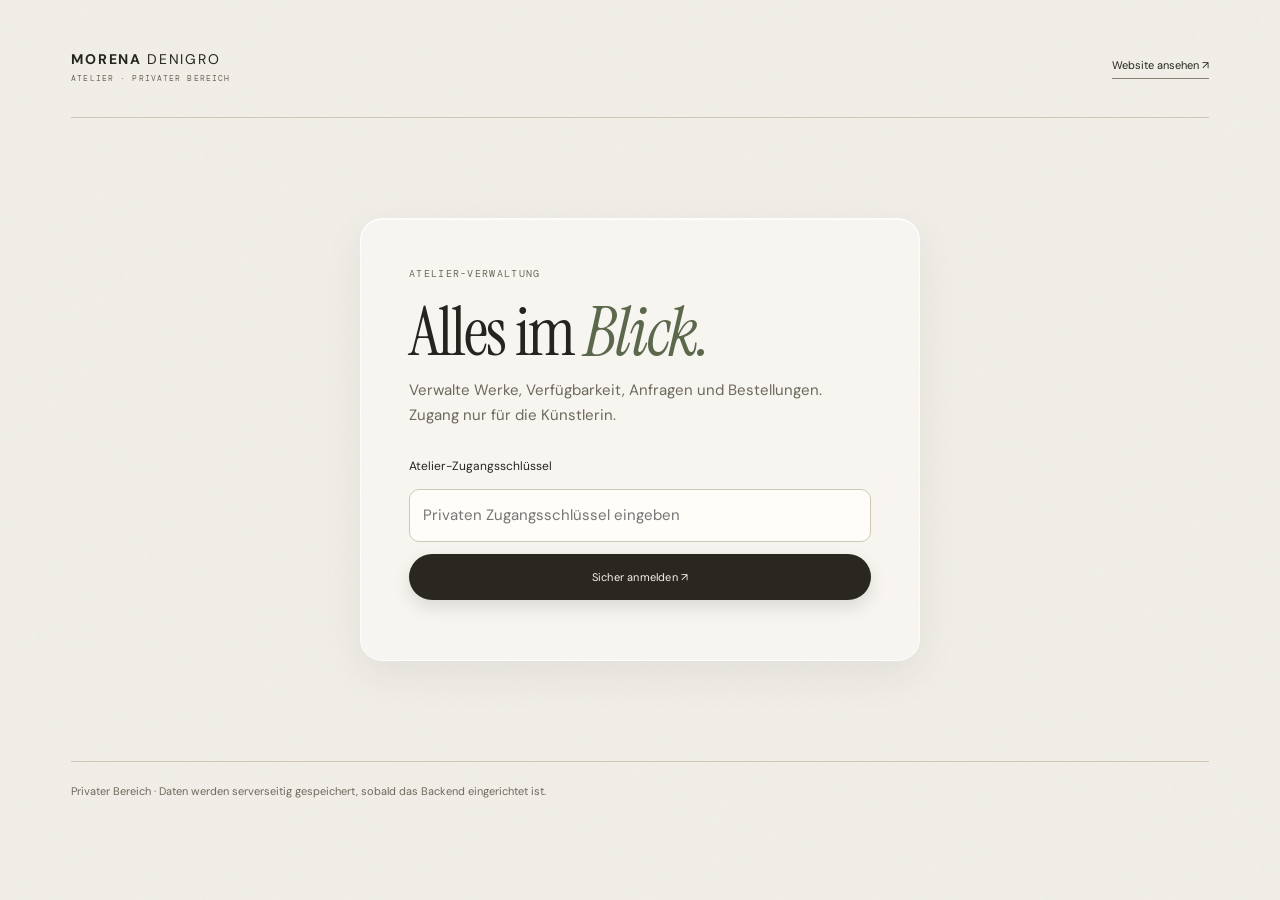
<file: artist-dashboard.html>
<!doctype html>
<html lang="de"><head><meta charset="utf-8"><meta name="viewport" content="width=device-width,initial-scale=1"><meta name="robots" content="noindex,nofollow"><meta name="theme-color" content="#171914"><title>Atelier-Verwaltung — Morena Denigro</title><link rel="stylesheet" href="style.css"><link rel="stylesheet" href="artist-dashboard.css"><script defer src="artist-dashboard.js"></script></head>
<body class="artist-admin-body"><main class="admin-shell"><header class="admin-header"><a class="wordmark" href="index.html">MORENA <i>DENIGRO</i><small>ATELIER · PRIVATER BEREICH</small></a><a href="index.html" class="text-link">Website ansehen ↗</a></header>
<section class="admin-login glass" data-admin-login><p class="eyebrow">ATELIER-VERWALTUNG</p><h1>Alles im <em>Blick.</em></h1><p>Verwalte Werke, Verfügbarkeit, Anfragen und Bestellungen. Zugang nur für die Künstlerin.</p><form data-login-form><label for="admin-token">Atelier-Zugangsschlüssel</label><input id="admin-token" type="password" autocomplete="current-password" required minlength="32" placeholder="Privaten Zugangsschlüssel eingeben"><button class="button button-dark" type="submit">Sicher anmelden ↗</button><output aria-live="polite"></output></form></section>
<section class="admin-app" data-admin-app hidden><div class="admin-topline"><div><p class="eyebrow">ATELIER-ÜBERSICHT</p><h1>Guten Tag, <em>Morena.</em></h1></div><button class="small-action" data-logout>Abmelden</button></div><div class="admin-stats" data-admin-stats></div><nav class="admin-tabs" aria-label="Verwaltung"><button class="active" data-admin-tab="artworks">Werke</button><button data-admin-tab="orders">Bestellungen</button><button data-admin-tab="inquiries">Anfragen</button><button data-admin-tab="analytics">Insights</button></nav><div class="admin-panel" data-admin-panel></div><output class="admin-notice" data-admin-notice aria-live="polite"></output></section><footer class="admin-footer">Privater Bereich · Daten werden serverseitig gespeichert, sobald das Backend eingerichtet ist.</footer></main></body></html>
</file>
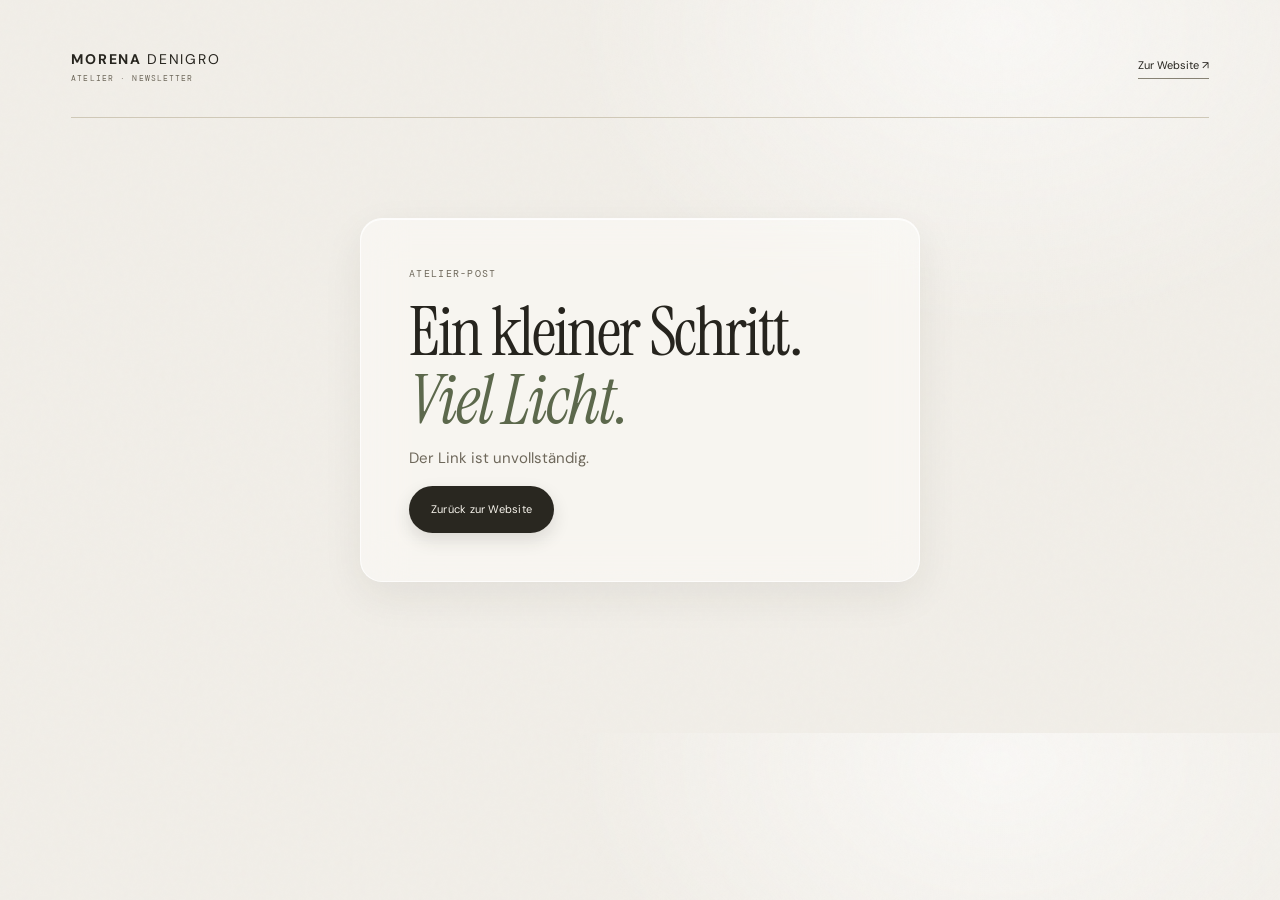
<file: newsletter-status.html>
<!doctype html><html lang="de"><head><meta charset="utf-8"><meta name="viewport" content="width=device-width,initial-scale=1"><meta name="robots" content="noindex,nofollow"><title>Atelier-Post — Morena Denigro</title><link rel="stylesheet" href="style.css"><link rel="stylesheet" href="artist-dashboard.css"><script defer src="newsletter-status.js"></script></head><body><main class="admin-shell"><header class="admin-header"><a class="wordmark" href="index.html">MORENA <i>DENIGRO</i><small>ATELIER · NEWSLETTER</small></a><a href="index.html" class="text-link">Zur Website ↗</a></header><section class="admin-login glass"><p class="eyebrow">ATELIER-POST</p><h1>Ein kleiner Schritt. <em>Viel Licht.</em></h1><p data-newsletter-status>Dein Link wird geprüft …</p><a class="button button-dark" href="index.html">Zurück zur Website</a></section></main></body></html>
</file>
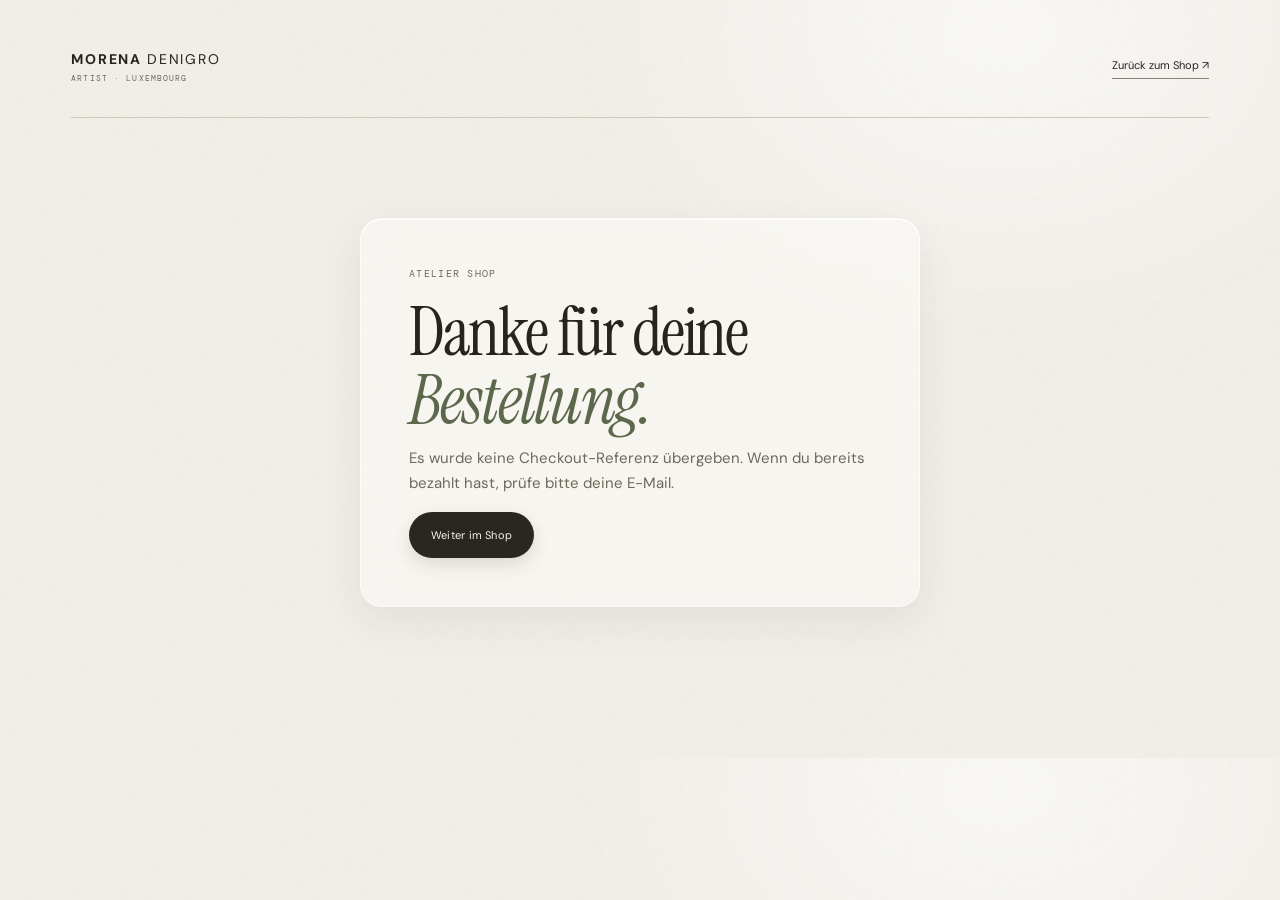
<file: order-success.html>
<!doctype html><html lang="de"><head><meta charset="utf-8"><meta name="viewport" content="width=device-width,initial-scale=1"><meta name="robots" content="noindex,nofollow"><title>Bestellstatus — Morena Denigro</title><link rel="stylesheet" href="style.css"><link rel="stylesheet" href="artist-dashboard.css"><script defer src="order-success.js"></script></head><body><main class="admin-shell"><header class="admin-header"><a class="wordmark" href="index.html">MORENA <i>DENIGRO</i><small>ARTIST · LUXEMBOURG</small></a><a href="shop.html" class="text-link">Zurück zum Shop ↗</a></header><section class="admin-login glass"><p class="eyebrow">ATELIER SHOP</p><h1>Danke für deine <em>Bestellung.</em></h1><p data-order-message>Wir prüfen deinen Zahlungsstatus …</p><a class="button button-dark" href="shop.html">Weiter im Shop</a></section></main></body></html>
</file>
<file: style.css>
@import url('https://fonts.googleapis.com/css2?family=DM+Mono:wght@400;500&family=DM+Sans:wght@400;500;600;700&family=Instrument+Serif:ital@0;1&display=swap');
:root{--paper:#F1EEE8;--card:#E7E2D5;--ink:#26241E;--muted:#6E685B;--line:#CFC8B7;--moss:#5C684C;--moss-deep:#3F4A34;--cream:#E7E2D5;--serif:'Instrument Serif',Georgia,serif;--sans:'DM Sans',Arial,sans-serif;--mono:'DM Mono',monospace;--wrap:1180px;--ease:cubic-bezier(.22,.7,.22,1)}*{box-sizing:border-box}html{scroll-behavior:smooth}body{margin:0;background:radial-gradient(ellipse at 78% 4%,rgba(255,255,255,.58),transparent 30%),var(--paper);color:var(--ink);font-family:var(--sans);font-size:15px;line-height:1.65}body:before{content:"";position:fixed;inset:0;pointer-events:none;opacity:.09;z-index:-1;background-image:url("data:image/svg+xml,%3Csvg viewBox='0 0 180 180' xmlns='http://www.w3.org/2000/svg'%3E%3Cfilter id='n'%3E%3CfeTurbulence type='fractalNoise' baseFrequency='.8' numOctaves='3' stitchTiles='stitch'/%3E%3C/filter%3E%3Crect width='100%25' height='100%25' filter='url(%23n)' opacity='.22'/%3E%3C/svg%3E")}img{display:block;max-width:100%}a{color:inherit;text-decoration:none}button,input,textarea,select{font:inherit}button{color:inherit}.wrap{width:min(var(--wrap),calc(100% - 56px));margin-inline:auto}.glass{background:rgba(255,255,255,.44);border:1px solid rgba(255,255,255,.7);box-shadow:0 14px 42px rgba(40,37,30,.07),inset 0 1px rgba(255,255,255,.8);backdrop-filter:blur(22px) saturate(145%);-webkit-backdrop-filter:blur(22px) saturate(145%)}.glass-button{border:1px solid rgba(255,255,255,.85);background:rgba(255,255,255,.4);border-radius:99px;padding:10px 17px;cursor:pointer;box-shadow:inset 0 1px rgba(255,255,255,.9),0 4px 14px #28251f0d;transition:.25s}.glass-button:hover{background:#fff9;transform:translateY(-2px)}.announcement{height:38px;border-radius:0 0 16px 16px;border-top:0;display:flex;align-items:center;justify-content:center;gap:16px;font-size:11px;color:var(--muted);letter-spacing:.01em}.announcement>span,.announcement>a{font-family:var(--mono);font-size:9px;letter-spacing:.12em;text-transform:uppercase}.announcement>span{color:var(--moss)}.announcement p{margin:0}.announcement a{color:var(--ink)}.site-header{z-index:20;position:sticky;top:12px;width:min(1240px,calc(100% - 40px));margin:12px auto 0;min-height:76px;border-radius:22px;padding:10px 24px;display:flex;align-items:center;justify-content:space-between;gap:24px}.wordmark{font-size:14px;font-weight:700;letter-spacing:.13em;line-height:1.2;white-space:nowrap}.wordmark i{font-style:normal;font-weight:400}.wordmark small{display:block;margin-top:5px;font:8px var(--mono);letter-spacing:.14em;color:var(--muted)}nav{display:flex;align-items:center;gap:28px}nav a{font-size:12px;color:#6b675e;transition:color .2s}nav a:hover,nav a.active{color:var(--ink)}nav a.active:after{content:"";display:block;margin:5px auto 0;width:4px;height:4px;background:var(--moss);border-radius:50%}.header-actions{display:flex;align-items:center;gap:10px}.sale-pill{width:40px;height:40px;display:grid;place-content:center;border-radius:50%;font:11px var(--mono);background:#f8f4ea;border:1px solid #fff;box-shadow:0 4px 15px #342f2314;transform:rotate(-8deg)}.sale-pill span{font-size:8px;display:inline}.cart-open{font-size:11px}.cart-count{display:inline-grid;place-items:center;margin-left:5px;min-width:20px;height:20px;border-radius:20px;background:var(--ink);color:white;font-size:10px}.menu-toggle{display:none;background:none;border:0;font-size:20px}.eyebrow{font:10px var(--mono);letter-spacing:.13em;text-transform:uppercase;color:var(--muted);margin:0 0 18px}.dot{display:inline-block;background:#849071;width:7px;height:7px;border-radius:50%;margin-right:7px;box-shadow:0 0 0 4px #84907122}h1,h2,h3,p{margin-top:0}h1,h2,h3{font-weight:400}h1,h2{font-family:var(--serif);line-height:.97;letter-spacing:-.03em}h1{font-size:clamp(70px,9vw,126px);margin-bottom:25px}h2{font-size:clamp(46px,6vw,72px);margin-bottom:18px}h3{font-family:var(--serif);font-size:34px}h1 em,h2 em,h3 em{font-weight:400;color:var(--moss)}.lede{font-size:16px;line-height:1.8;color:#68655c;max-width:470px}.hero{min-height:590px;padding-block:70px 82px;display:grid;grid-template-columns:1fr 1.05fr;gap:8%;align-items:center}.hero-copy{position:relative;padding-left:3%}.hero-links{display:flex;align-items:center;gap:27px;margin-top:33px}.button{border:0;border-radius:99px;display:inline-flex;align-items:center;justify-content:center;gap:23px;padding:14px 22px;font-size:11px;letter-spacing:.02em;cursor:pointer;transition:transform .25s,box-shadow .25s}.button:hover{transform:translateY(-2px);box-shadow:0 9px 20px #1e1a161d}.button span{font-size:15px}.button-dark{color:#f8f5ed;background:#292720;box-shadow:0 7px 17px #27251f22}.button-light{color:var(--ink);background:#f5f2eb}.text-link{font-size:11px;border-bottom:1px solid #878274;padding-bottom:4px}.hero-note{display:flex;align-items:center;gap:13px;margin-top:62px;font-size:10px;line-height:1.6;color:var(--muted)}.hero-note b{color:var(--ink);font-weight:500}.scribble{font-size:29px;color:#7b8569}.hero-art{position:relative;max-width:570px;justify-self:end;width:100%;padding:15px 15px 43px;border-radius:5px;background:#fbfaf6;box-shadow:0 24px 48px #29241f24;transform:rotate(1deg)}.hero-art>img{width:100%;height:456px;object-fit:cover}.image-caption{position:absolute;right:0;bottom:0;width:73%;height:68px;padding:10px 16px;display:flex;flex-direction:column;justify-content:center;border-radius:14px 0 0 0}.image-caption span{font:8px var(--mono);letter-spacing:.1em;color:var(--muted)}.image-caption b{font:19px var(--serif);font-weight:400}.round-seal{position:absolute;left:-27px;top:28px;width:86px;height:86px;border:1px solid #fff;border-radius:50%;background:#faf8f1cc;backdrop-filter:blur(14px);display:grid;align-content:center;text-align:center;font:15px/1 var(--serif);transform:rotate(-9deg)}.round-seal small{font:7px var(--mono);letter-spacing:.15em;color:var(--muted);margin-block:4px}.ticker{overflow:hidden;white-space:nowrap;background:#545c48;color:#f6f2e7;padding:15px 0;font:10px var(--mono);letter-spacing:.15em}.ticker div{width:max-content;animation:marquee 30s linear infinite}.ticker span{padding-inline:22px;color:#bfc6ad}@keyframes marquee{to{transform:translateX(-30%)}}.section{padding-block:100px}.section-head{display:flex;align-items:end;justify-content:space-between;margin-bottom:36px;gap:20px}.section-head h2{font-size:60px;margin:0}.section-head .eyebrow{margin-bottom:13px}.art-grid{display:grid;grid-template-columns:repeat(3,1fr);gap:30px 22px}.art-card{min-width:0;position:relative}.art-image{position:relative;aspect-ratio:1/.94;overflow:hidden;background:#d7d2c8;border-radius:4px;cursor:pointer}.art-image img{width:100%;height:100%;object-fit:cover;transition:transform .8s var(--ease)}.art-image:hover img{transform:scale(1.035)}.art-label{position:absolute;left:12px;top:12px;padding:7px 10px;border-radius:20px;font:8px var(--mono);letter-spacing:.08em;text-transform:uppercase}.art-info{display:flex;justify-content:space-between;gap:8px;padding:13px 2px 0}.art-info h3{font-size:23px;margin:0}.art-info p{font:9px var(--mono);letter-spacing:.04em;color:var(--muted);margin:5px 0}.price{font:12px var(--mono);white-space:nowrap;padding-top:5px}.card-actions{display:flex;align-items:center;justify-content:space-between;margin-top:10px}.small-action{border:1px solid var(--line);border-radius:99px;background:#ffffff56;font-size:9px;padding:9px 13px;cursor:pointer}.small-action:hover{background:#fff}.price-select{font:10px var(--mono);background:#fffc;border:1px solid #ddd7ca;border-radius:30px;padding:8px}.art-grid .hidden{display:none}.story-band{display:grid;grid-template-columns:1fr 1fr;background:#34342d;color:#efede5;min-height:500px}.story-image{min-height:500px}.story-image img{width:100%;height:100%;object-fit:cover;opacity:.86}.story-copy{padding:70px clamp(36px,8vw,120px);align-self:center;max-width:640px}.story-copy .eyebrow{color:#b9b8a8}.story-copy h2{font-size:clamp(50px,5.5vw,75px)}.story-copy h2 em{color:#bdc5a8}.story-copy>p:not(.eyebrow){max-width:400px;color:#cfcdc3;line-height:1.9;margin:24px 0 30px}.series-section{padding-bottom:90px}.section-blurb{max-width:305px;color:var(--muted);font-size:12px}.series-grid{display:grid;grid-template-columns:1.15fr .85fr .85fr;gap:15px}.series-card{height:340px;position:relative;overflow:hidden;background:#d1ccc1}.series-card img{width:100%;height:100%;object-fit:cover;transition:transform .7s}.series-card:hover img{transform:scale(1.04)}.series-card>span{position:absolute;left:15px;right:15px;bottom:15px;padding:12px 14px;border-radius:14px;font:8px var(--mono);letter-spacing:.09em;color:#615e55}.series-card b{display:block;color:var(--ink);font:25px var(--serif);letter-spacing:0}.newsletter{padding:40px max(28px,calc((100% - 1180px)/2)) 100px}.newsletter-inner{position:relative;border-radius:24px;padding:50px 6%;display:grid;grid-template-columns:1fr .85fr;gap:8%;align-items:center;overflow:hidden}.newsletter-inner h2{font-size:clamp(46px,5vw,66px)}.newsletter-inner>div>p:not(.eyebrow){max-width:420px;color:var(--muted);font-size:12px}.newsletter-form{position:relative;display:grid;grid-template-columns:1fr auto;gap:10px;z-index:1}.newsletter-form input{min-width:0;border:1px solid #d8d4ca;background:#ffffffaa;border-radius:99px;padding:14px 18px;font-size:11px;outline:none}.newsletter-form input:focus{border-color:#7d876e;box-shadow:0 0 0 3px #82906a22}.newsletter-form small,.newsletter-form output{grid-column:1/-1;font-size:9px;color:var(--muted);padding-left:12px}.newsletter-form output{color:var(--moss);font-size:12px}.newsletter-percent{position:absolute;right:13%;top:-65px;font:200px var(--serif);color:#8d957c12;pointer-events:none}.footer{background:#dad6cc;padding:45px max(28px,calc((100% - 1180px)/2)) 22px}.footer-top{display:flex;justify-content:space-between;align-items:flex-start;padding-bottom:38px}.footer-top>p{font:22px/1.3 var(--serif);color:#69665d}.footer-links{display:grid;grid-template-columns:repeat(2,auto);gap:10px 32px;font-size:11px;color:#67645b}.footer-bottom{border-top:1px solid #c1bdb3;padding-top:18px;display:flex;justify-content:space-between;color:#777369;font:8px var(--mono);letter-spacing:.07em}.footer-bottom a:hover{color:var(--ink)}.page-hero{padding-block:90px 50px}.page-hero h1{font-size:clamp(65px,9vw,112px)}.page-hero .lede{max-width:590px}.filter-bar{position:sticky;top:105px;z-index:5;display:flex;align-items:center;gap:7px;padding:10px 13px;border-radius:18px;margin-bottom:26px;overflow:auto;white-space:nowrap}.filter-bar>span{font:8px var(--mono);letter-spacing:.12em;color:var(--muted);padding:0 11px}.filter{background:none;border:0;border-radius:30px;padding:10px 13px;font-size:10px;cursor:pointer;color:var(--muted)}.filter.active,.filter:hover{background:#fff9;color:var(--ink);box-shadow:0 2px 8px #27251f0c}.filter-bar .text-link{margin-left:auto;padding:9px 8px}.gallery-grid{grid-template-columns:repeat(3,1fr)}.gallery-note,.shipping-note{display:flex;gap:18px;align-items:center;border-radius:20px;padding:23px 27px;margin-block:20px 90px}.gallery-note p,.shipping-note p{margin:0;font-size:11px;color:var(--muted);flex:1}.gallery-note p b,.shipping-note p b{color:var(--ink)}.gallery-note .scribble,.shipping-note>span{font-size:26px;color:var(--moss)}.gallery-note .button{white-space:nowrap}.shop-hero{padding-bottom:28px}.shop-intro{display:flex;align-items:center;gap:24px;margin-bottom:28px}.shop-switch{display:flex;padding:4px;border-radius:99px}.shop-tab{border:0;background:transparent;padding:11px 19px;border-radius:99px;font-size:10px;color:var(--muted);cursor:pointer}.shop-tab.active{background:#fff;color:var(--ink);box-shadow:0 3px 10px #1d191410}.shop-helper{color:var(--muted);font-size:10px;max-width:490px}.shop-grid{grid-template-columns:repeat(3,1fr)}.shop-grid .art-image{aspect-ratio:1/.95}.product-options{display:flex;align-items:center;gap:8px;margin-top:9px}.original-only{font-size:9px;color:var(--muted)}.about-main{display:grid;grid-template-columns:.85fr 1fr;gap:9%;align-items:center;padding-block:15px 100px}.about-portrait{margin:0;position:relative;padding:15px;background:#faf9f4;box-shadow:0 20px 42px #29251f22;transform:rotate(-1.4deg)}.about-portrait img{width:100%;height:540px;object-fit:cover}.about-portrait figcaption{position:absolute;bottom:28px;left:28px;padding:11px 14px;border-radius:12px;font:8px var(--mono);letter-spacing:.1em}.about-text p{color:#67645c;font-size:13px;line-height:1.95}.about-text b{color:var(--ink);font-weight:600}.fact-card{border-radius:17px;padding:20px;margin-top:30px;display:grid;gap:12px}.fact-card span{display:flex;justify-content:space-between;gap:16px;font:8px var(--mono);letter-spacing:.08em;color:var(--muted)}.fact-card b{font:11px var(--sans);letter-spacing:0;color:var(--ink);text-align:right}.process-section{display:grid;grid-template-columns:1fr 1fr;min-height:470px;background:#d9d5ca}.process-section>img{width:100%;height:100%;min-height:470px;object-fit:cover}.process-copy{padding:60px clamp(30px,8vw,120px);align-self:center}.process-copy h2{font-size:clamp(48px,5.5vw,72px)}.process-copy>p:last-child{font-size:12px;line-height:1.9;color:#6b675e;max-width:430px;margin-top:25px}.process-section.reverse{background:#33342e;color:#f4f1e7}.reverse .process-copy .eyebrow{color:#c3c4b5}.reverse h2 em{color:#c3c9b3}.reverse .process-copy>p:last-child{color:#d0cec5}.cv-section{display:grid;grid-template-columns:1fr 1.3fr;gap:10%;padding-block:100px}.cv-section h2{font-size:53px}.timeline article{display:grid;grid-template-columns:70px 1fr;gap:20px;border-bottom:1px solid var(--line);padding:16px 0}.timeline time{font:11px var(--mono);color:var(--moss)}.timeline p{font-size:12px;color:var(--muted);margin:0}.timeline b{color:var(--ink);font-size:13px}.events-list{padding-block:18px 100px}.event-card{border-radius:22px;padding:20px;display:grid;grid-template-columns:minmax(180px,250px) 1fr;gap:35px;margin-bottom:20px;align-items:center}.event-card img{width:100%;max-height:330px;object-fit:contain;background:#ebe7de}.event-card h2{font-size:48px}.event-card>div>p:not(.eyebrow){color:var(--muted);font-size:12px}.event-status{display:inline-block;margin-top:12px;padding:6px 9px;border-radius:30px;background:#e3e2d8;font:8px var(--mono);letter-spacing:.1em}.event-follow{padding:65px 20px;text-align:center}.event-follow p:not(.eyebrow){color:var(--muted);font-size:12px}.contact-layout{display:grid;grid-template-columns:.8fr 1fr;gap:7%;padding-block:10px 100px}.contact-side{display:grid;align-content:start;gap:12px}.contact-card{display:flex;align-items:center;gap:15px;padding:16px;border-radius:17px}.contact-card>span:nth-child(2){display:grid;flex:1}.contact-card small{font:8px var(--mono);letter-spacing:.13em;color:var(--muted)}.contact-card b{font-size:12px;font-weight:500}.contact-icon{width:42px;height:42px;display:grid;place-items:center;background:#fff9;border-radius:50%;font-size:17px}.contact-quote{margin-top:40px;padding:20px}.contact-quote .scribble{font-size:28px}.contact-quote p{font:27px/1.2 var(--serif);max-width:300px}.contact-form{border-radius:22px;padding:29px;display:grid;gap:17px}.contact-form label{display:grid;gap:7px;font-size:10px;color:var(--muted)}.contact-form input,.contact-form textarea,.contact-form select{border:1px solid #d5d0c5;background:#ffffff99;border-radius:12px;padding:11px 13px;outline:none;font-size:11px;color:var(--ink)}.contact-form input:focus,.contact-form textarea:focus,.contact-form select:focus{border-color:#788568;box-shadow:0 0 0 3px #83906b22}.contact-form textarea{resize:vertical}.contact-form small,.contact-form output{font-size:9px;color:var(--muted)}.legal-content{padding-bottom:100px;max-width:850px}.legal-content article{border-bottom:1px solid var(--line);padding:30px 0}.legal-content h2{font-size:39px}.legal-content article>p:not(.eyebrow){font-size:12px;color:#656158;line-height:1.9}.cart-overlay{position:fixed;inset:0;z-index:40;background:#1f1d1866;backdrop-filter:blur(5px);opacity:0;visibility:hidden;transition:.3s}.cart-overlay.open{opacity:1;visibility:visible}.cart-panel{position:absolute;right:0;top:0;height:100%;width:min(460px,100%);padding:28px;transform:translateX(30px);transition:.35s var(--ease);display:flex;flex-direction:column;background:rgba(245,243,236,.9);border-radius:26px 0 0 26px}.cart-overlay.open .cart-panel{transform:none}.cart-heading{display:flex;justify-content:space-between;align-items:center;border-bottom:1px solid #d5d0c5;padding-bottom:18px}.cart-heading .eyebrow{margin:0 0 6px}.cart-heading h2{font-size:34px;margin:0}.cart-close{width:38px;height:38px;border:1px solid #ddd8cd;background:#ffffff88;border-radius:50%;font-size:22px;cursor:pointer}.cart-content{overflow:auto;flex:1;padding:12px 0}.cart-empty{text-align:center;padding:75px 10px;color:var(--muted);font:17px var(--serif)}.cart-item{display:grid;grid-template-columns:66px 1fr auto;gap:12px;align-items:center;padding:13px 0;border-bottom:1px solid #ddd8cd}.cart-item img{width:66px;height:66px;object-fit:cover;border-radius:5px}.cart-item b{font:20px var(--serif)}.cart-item small{display:block;color:var(--muted);font:8px var(--mono)}.cart-item .item-price{font:10px var(--mono)}.qty{display:flex;align-items:center;gap:8px;margin-top:6px}.qty button{width:23px;height:23px;border:1px solid #d4d0c5;background:#fff9;border-radius:50%;cursor:pointer}.remove-item{border:0;background:none;color:var(--muted);font-size:9px;cursor:pointer}.shipping-select{display:grid;gap:8px;margin-top:18px}.shipping-select label{display:flex;justify-content:space-between;align-items:center;padding:11px 13px;border:1px solid #d8d4ca;border-radius:12px;background:#ffffff80;font-size:10px}.shipping-select .insurance{border-color:#b5bca7;background:#f8f8f0}.shipping-select input{accent-color:var(--moss)}.cart-summary{margin-top:auto;border-top:1px solid #d5d0c5;padding-top:17px}.summary-line{display:flex;justify-content:space-between;font-size:10px;color:var(--muted);padding:5px 0}.summary-line.total{font-size:14px;color:var(--ink);font-weight:600;padding-top:11px}.cart-checkout{width:100%;margin-top:13px}.cart-footnote{font-size:8px;color:var(--muted);line-height:1.5;text-align:center}.toast{position:fixed;bottom:24px;left:50%;transform:translate(-50%,15px);opacity:0;z-index:60;background:#2a2923;color:#fff;padding:11px 19px;border-radius:99px;font-size:10px;transition:.25s;pointer-events:none}.toast.show{opacity:1;transform:translate(-50%,0)}.sr-only{position:absolute;width:1px;height:1px;padding:0;margin:-1px;overflow:hidden;clip:rect(0,0,0,0);white-space:nowrap;border:0}
@media(max-width:900px){nav{gap:15px}.site-header{padding-inline:17px}.hero{gap:5%}.hero-art>img{height:390px}.section-head h2{font-size:50px}.about-main{gap:5%}.about-portrait img{height:440px}.newsletter-inner{padding:40px}.art-grid{gap:25px 14px}}
@media(max-width:680px){.wrap{width:calc(100% - 36px)}.announcement{gap:9px;font-size:9px}.announcement p{max-width:55%;overflow:hidden;text-overflow:ellipsis;white-space:nowrap}.site-header{width:calc(100% - 22px);top:7px;margin-top:7px;min-height:62px;padding:8px 13px;border-radius:18px}.wordmark{font-size:12px}.wordmark small{font-size:7px}.menu-toggle{display:block;margin-left:auto}.site-header nav{display:none;position:absolute;left:0;right:0;top:68px;padding:17px;border-radius:18px;flex-direction:column;align-items:stretch;gap:0;background:#f1efe8f2;backdrop-filter:blur(20px);box-shadow:0 15px 30px #2222}.site-header nav.open{display:flex}.site-header nav a{padding:12px}.site-header nav a.active:after{display:none}.header-actions{gap:6px}.sale-pill{width:34px;height:34px}.cart-open{padding:7px 10px}.hero{grid-template-columns:1fr;padding-block:66px 53px;gap:43px}.hero-copy{padding-left:0}.hero h1{font-size:83px}.hero-note{margin-top:34px}.hero-art{justify-self:center;width:95%}.hero-art>img{height:340px}.round-seal{width:72px;height:72px;left:-15px}.section{padding-block:68px}.section-head{align-items:start;flex-direction:column;margin-bottom:25px}.section-head h2{font-size:48px}.section-head .text-link{align-self:flex-end}.art-grid,.gallery-grid,.shop-grid{grid-template-columns:repeat(2,minmax(0,1fr));gap:24px 12px}.art-info h3{font-size:18px}.art-info{padding-top:8px}.price{font-size:9px}.art-label{font-size:7px;left:7px;top:7px;padding:6px 8px}.small-action{font-size:8px;padding:8px 10px}.story-band{grid-template-columns:1fr}.story-image{min-height:300px;height:300px}.story-copy{padding:48px 25px 53px}.series-grid{grid-template-columns:1fr 1fr}.series-card{height:230px}.series-card:first-child{grid-column:span 2;height:270px}.series-card>span{left:8px;right:8px;bottom:8px;padding:9px;border-radius:11px}.series-card b{font-size:20px}.newsletter{padding:15px 18px 65px}.newsletter-inner{padding:30px 22px;grid-template-columns:1fr;gap:22px;border-radius:18px}.newsletter-inner h2{font-size:48px}.newsletter-form{grid-template-columns:1fr}.newsletter-form .button{width:100%}.newsletter-form small,.newsletter-form output{grid-column:auto}.newsletter-percent{font-size:120px;right:0;top:-45px}.footer{padding:36px 20px 18px}.footer-top{display:grid;grid-template-columns:1fr 1fr;gap:25px}.footer-top>p{font-size:18px}.footer-links{gap:9px 15px}.footer-bottom{gap:12px;flex-wrap:wrap;font-size:7px}.footer-bottom span:last-child{display:none}.page-hero{padding-block:64px 36px}.page-hero h1{font-size:70px}.page-hero .lede{font-size:14px}.filter-bar{top:80px;margin-inline:-2px}.filter-bar>span{display:none}.filter{padding:9px}.filter-bar .text-link{display:none}.gallery-note,.shipping-note{margin-bottom:62px;padding:17px;gap:11px;flex-wrap:wrap}.gallery-note p,.shipping-note p{flex-basis:75%}.gallery-note .button{margin-left:auto}.shop-intro{align-items:flex-start;flex-direction:column;gap:13px}.about-main{grid-template-columns:1fr;padding-bottom:60px;gap:30px}.about-portrait{max-width:440px}.about-portrait img{height:410px}.process-section,.process-section.reverse{grid-template-columns:1fr}.process-section>img{height:330px;min-height:0;order:0}.process-copy{padding:44px 25px}.reverse .process-copy{order:1}.cv-section{grid-template-columns:1fr;gap:20px;padding-block:62px}.cv-section h2{font-size:45px}.event-card{grid-template-columns:110px 1fr;gap:16px;padding:12px;border-radius:16px}.event-card img{max-height:180px}.event-card h2{font-size:31px}.event-card .eyebrow{font-size:7px}.event-card>div>p:not(.eyebrow){font-size:10px}.events-list{padding-bottom:60px}.contact-layout{grid-template-columns:1fr;gap:25px;padding-bottom:65px}.contact-form{padding:22px}.legal-content{padding-bottom:60px}.legal-content h2{font-size:34px}.cart-panel{padding:20px;border-radius:21px 0 0 21px}.cart-heading h2{font-size:29px}}
@media(prefers-reduced-motion:reduce){*,*:before,*:after{scroll-behavior:auto!important;animation-duration:.01ms!important;transition-duration:.01ms!important}}
/* Liquid-glass appearance control and compact native-feeling mobile tab bar. */
.appearance-toggle{display:inline-flex;align-items:center;gap:7px;padding:9px 13px;font-size:9px;color:var(--ink)}.theme-mark{font-size:14px;line-height:1;color:var(--moss)}.mobile-dock{display:none}
html[data-theme="dark"]{--paper:#11120f;--ink:#f1eee5;--muted:#aaa797;--line:#3c3d34;--moss:#c2c9a8;--cream:#1b1c18;color-scheme:dark;background:#11120f}
html[data-theme="dark"] body{background:radial-gradient(ellipse at 78% 4%,rgba(255,255,255,.08),transparent 30%),var(--paper);color:var(--ink)}
html[data-theme="dark"] .glass{background:rgba(42,43,37,.58);border-color:rgba(255,255,255,.11);box-shadow:0 14px 42px rgba(0,0,0,.2),inset 0 1px rgba(255,255,255,.08)}
html[data-theme="dark"] .announcement{color:#bbb8ac}
html[data-theme="dark"] .announcement a,html[data-theme="dark"] nav a.active,html[data-theme="dark"] nav a:hover{color:var(--ink)}
html[data-theme="dark"] .site-header nav.open{background:rgba(29,30,26,.96)}
html[data-theme="dark"] .sale-pill{background:#303229;border-color:#4c4e41;color:#e8e6dc}
html[data-theme="dark"] .glass-button{background:rgba(255,255,255,.08);border-color:rgba(255,255,255,.14);color:var(--ink)}
html[data-theme="dark"] .lede,html[data-theme="dark"] .hero-note,html[data-theme="dark"] .art-info p,html[data-theme="dark"] .section-blurb,html[data-theme="dark"] .shop-helper,html[data-theme="dark"] .gallery-note p,html[data-theme="dark"] .shipping-note p,html[data-theme="dark"] .about-text p,html[data-theme="dark"] .process-copy>p:last-child,html[data-theme="dark"] .timeline p,html[data-theme="dark"] .event-card>div>p:not(.eyebrow),html[data-theme="dark"] .legal-content article>p:not(.eyebrow){color:#b9b6aa}
html[data-theme="dark"] .hero-art{background:#25251f;box-shadow:0 24px 48px #0007}
html[data-theme="dark"] .image-caption{background:rgba(30,31,27,.72);border-color:#ffffff24;color:var(--ink)}
html[data-theme="dark"] .round-seal{background:rgba(35,36,30,.72);border-color:#ffffff3d;color:var(--ink)}
html[data-theme="dark"] .button-dark{background:#e9e7dd;color:#20211c}
html[data-theme="dark"] .button-light{background:#e8e6dc;color:#20211c}
html[data-theme="dark"] .story-band,html[data-theme="dark"] .reverse{background:#24251f;color:#f1eee5}
html[data-theme="dark"] .series-card>span{color:#d7d4c9}
html[data-theme="dark"] .series-card b,html[data-theme="dark"] .card-actions,html[data-theme="dark"] .art-info h3{color:var(--ink)}
html[data-theme="dark"] .newsletter-form input,html[data-theme="dark"] .contact-form input,html[data-theme="dark"] .contact-form textarea,html[data-theme="dark"] .contact-form select,html[data-theme="dark"] .price-select{background:#292a24;color:var(--ink);border-color:#4a4b41}
html[data-theme="dark"] .footer{background:#1d1e19;color:var(--ink)}
html[data-theme="dark"] .footer-top>p,html[data-theme="dark"] .footer-links,html[data-theme="dark"] .footer-bottom{color:#aaa797}
html[data-theme="dark"] .footer-bottom{border-color:#3d3e35}
html[data-theme="dark"] .filter-bar{background:rgba(36,37,31,.83)}
html[data-theme="dark"] .filter.active,html[data-theme="dark"] .filter:hover,html[data-theme="dark"] .shop-tab.active{background:#44463c;color:var(--ink)}
html[data-theme="dark"] .small-action,html[data-theme="dark"] .cart-close,html[data-theme="dark"] .contact-icon{background:#303129;border-color:#4a4b41;color:var(--ink)}
html[data-theme="dark"] .about-portrait{background:#25251f}
html[data-theme="dark"] .process-section{background:#292a24}
html[data-theme="dark"] .event-status{background:#3c3e34;color:#e4e2d8}
html[data-theme="dark"] .timeline article,html[data-theme="dark"] .legal-content article{border-color:#3d3e35}
html[data-theme="dark"] .shipping-select label{background:#292a24;border-color:#46473e;color:var(--ink)}
html[data-theme="dark"] .shipping-select .insurance{background:#35382d;border-color:#676d55}
html[data-theme="dark"] .summary-line,html[data-theme="dark"] .cart-footnote{color:#afac9f}
html[data-theme="dark"] .cart-panel{background:rgba(29,30,25,.96)}
@media(max-width:680px){.appearance-toggle{width:35px;height:35px;justify-content:center;padding:0;border-radius:50%;font-size:0}.theme-mark{font-size:14px}.theme-label{display:none}.mobile-dock{display:flex;position:fixed;z-index:30;left:50%;bottom:max(12px,env(safe-area-inset-bottom));transform:translateX(-50%);width:min(390px,calc(100% - 28px));padding:7px 9px;border-radius:24px;justify-content:space-around;gap:2px;background:rgba(249,248,244,.76);border:1px solid rgba(255,255,255,.82);box-shadow:0 11px 35px rgba(29,27,22,.18),inset 0 1px rgba(255,255,255,.9);backdrop-filter:blur(28px) saturate(165%);-webkit-backdrop-filter:blur(28px) saturate(165%)}.mobile-dock a{min-width:68px;display:grid;justify-items:center;gap:2px;padding:6px 12px;border-radius:16px;color:#79766d;font-size:9px;line-height:1.2}.mobile-dock a.current{background:rgba(255,255,255,.68);color:var(--ink);box-shadow:0 2px 8px #25231b12}.dock-dot{width:5px;height:5px;border-radius:50%;background:transparent}.mobile-dock a.current .dock-dot{background:var(--moss)}body{padding-bottom:80px}.site-header{gap:7px}.header-actions{gap:4px}.cart-open{font-size:10px}.hero{padding-top:52px}.hero h1{font-size:72px}.hero .lede{font-size:14px;line-height:1.7}.hero-links{gap:17px}.button{padding:13px 17px}.section-head h2{font-size:43px}.story-copy h2{font-size:51px}}
html[data-theme="dark"] .mobile-dock{background:rgba(43,44,38,.78);border-color:rgba(255,255,255,.13);box-shadow:0 11px 35px rgba(0,0,0,.42),inset 0 1px rgba(255,255,255,.08)}
html[data-theme="dark"] .mobile-dock a{color:#b2b0a5}
html[data-theme="dark"] .mobile-dock a.current{background:rgba(255,255,255,.11);color:#f1eee5}


/* Color tokens aligned with Morena's original site. */
html[data-theme="dark"]{--paper:#12120F;--card:#1C1B17;--ink:#ECE7DC;--muted:#A59F90;--line:#34322B;--moss:#A9B98F;--moss-deep:#3F4A34;--cream:#1C1B17;color-scheme:dark;background:#12120F}
.ticker{background:var(--moss-deep);color:var(--paper)}
.ticker .ticker-track{display:flex;width:max-content;animation:marquee 30s linear infinite}
.ticker .ticker-group{display:flex;width:auto;align-items:center;flex:0 0 auto;animation:none}
.ticker-group>span{padding-inline:20px;color:inherit}
@keyframes marquee{to{transform:translateX(-50%)}}
.ticker-mark{width:13px;height:13px;flex:none;color:#A9B98F;fill:none;stroke:currentColor;stroke-width:1.3;stroke-linecap:round;stroke-linejoin:round}
.ticker-mark circle{fill:currentColor;stroke:none}
.menu-icon{width:17px;height:17px;fill:none;stroke:currentColor;stroke-width:1.5;stroke-linecap:round}
.theme-mark{width:17px;height:17px;fill:none;stroke:currentColor;stroke-width:1.5;stroke-linecap:round;stroke-linejoin:round}
.hero-mark{width:26px;height:26px;fill:none;stroke:currentColor;stroke-width:1.25;stroke-linecap:round;stroke-linejoin:round}
.hero-mark circle{fill:currentColor;stroke:none}
.dock-icon{width:19px;height:19px;fill:none;stroke:currentColor;stroke-width:1.6;stroke-linecap:round;stroke-linejoin:round}

@media(max-width:680px){
  .wrap{width:calc(100% - 40px);max-width:480px}
  .announcement{height:auto;min-height:36px;padding:7px 12px;gap:8px;border-radius:0 0 12px 12px}
  .announcement>span,.announcement>a{font-size:8px;letter-spacing:.1em}
  .announcement p{max-width:46%;font-size:9px;text-align:center}
  .site-header{width:calc(100% - 24px);top:6px;margin-top:6px;min-height:60px;padding:8px 12px;gap:8px;border-radius:17px}
  .site-header .wordmark{font-size:11px;letter-spacing:.1em}
  .site-header .wordmark small{font-size:6px}
  .site-header nav.open{left:auto;right:0;top:calc(100% + 8px);width:min(260px,calc(100vw - 24px));padding:10px;border:1px solid var(--line);background:rgba(241,238,232,.97)}
  .menu-toggle{display:grid;place-items:center;width:34px;height:34px;padding:0;margin-left:auto;border:1px solid var(--line);border-radius:50%;background:transparent;color:var(--ink)}
  .menu-icon{width:16px;height:16px}
  .header-actions{gap:5px}
  .appearance-toggle{width:34px;height:34px}
  .sale-pill{width:32px;height:32px}
  .cart-open{min-height:34px;padding:0 9px}
  .hero{min-height:0;padding:32px 0 42px;gap:25px}
  .hero-copy{max-width:34rem}
  .hero .eyebrow{margin-bottom:14px;font-size:9px;letter-spacing:.1em}
  .hero h1{font-size:clamp(64px,17vw,76px);line-height:.9;margin-bottom:17px}
  .hero .lede{max-width:34ch;margin-bottom:0;font-size:15px;line-height:1.68}
  .hero-links{display:flex;flex-direction:column;align-items:stretch;gap:14px;margin-top:22px}
  .hero-links>.button{width:100%;justify-content:space-between;padding:14px 17px}
  .hero-links>.text-link{align-self:flex-start;width:max-content;margin-left:3px}
  .hero-note{gap:10px;margin-top:22px}
  .scribble{width:30px;height:30px;display:grid;place-items:center}
  .hero-mark{width:25px;height:25px}
  .hero-art{justify-self:center;width:100%;max-width:none;padding:8px 8px 40px;transform:none}
  .hero-art>img{width:100%;height:auto;aspect-ratio:1.08/1;object-fit:cover}
  .image-caption{width:78%;height:62px;padding:8px 12px}
  .image-caption b{font-size:17px}
  .round-seal{left:14px;top:14px;width:62px;height:62px;font-size:12px}
  .round-seal small{font-size:6px}
  .ticker{padding:13px 0;font-size:9px;letter-spacing:.12em}
  .ticker .ticker-track{animation-duration:96s}
  .ticker-group>span{padding-inline:15px}
  .ticker-mark{width:11px;height:11px}
  .section{padding-block:54px}
  .section-head{gap:10px;margin-bottom:21px}
  .section-head h2{font-size:clamp(38px,10.5vw,44px);line-height:.96}
  .section-head .text-link{align-self:flex-start;margin-top:6px}
  .featured-grid{grid-template-columns:none;grid-auto-flow:column;grid-auto-columns:min(82vw,320px);gap:14px;overflow-x:auto;overscroll-behavior-x:contain;scroll-snap-type:x mandatory;scrollbar-width:none;padding:0 20px 11px;margin-inline:-20px}
  .featured-grid::-webkit-scrollbar{display:none}
  .featured-grid .art-card{scroll-snap-align:start}
  .story-image{height:255px;min-height:0}
  .story-copy{padding:34px 20px 40px}
  .story-copy h2{font-size:46px}
  .story-copy>p:not(.eyebrow){margin:18px 0 24px}
  .series-section{padding-bottom:54px}
  .series-grid{gap:10px}
  .series-card{height:205px}
  .series-card:first-child{height:245px}
  .newsletter{padding:0 20px 54px}
  .newsletter-inner{padding:28px 20px;gap:18px}
  .newsletter-inner h2{font-size:42px;line-height:.98}
  .footer{padding:32px 20px 18px}
  .footer-top{gap:18px}
  .footer-links{grid-template-columns:repeat(2,minmax(0,1fr))}
  .footer-bottom{font-size:8px;gap:10px}
  .mobile-dock{width:min(360px,calc(100% - 32px));bottom:max(12px,env(safe-area-inset-bottom));padding:8px;justify-content:space-between;gap:4px;background:rgba(241,238,232,.94);border:1px solid var(--line);box-shadow:0 9px 30px rgba(38,36,30,.15),inset 0 1px rgba(255,255,255,.84)}
  .mobile-dock a{flex:1;min-width:0;display:grid;justify-items:center;gap:4px;padding:7px 4px;font-size:9px}
  .mobile-dock a.current{background:rgba(92,104,76,.11)}
  body{padding-bottom:92px}
  html[data-theme="dark"] .site-header nav.open{background:rgba(29,30,26,.97)}
  html[data-theme="dark"] .mobile-dock{background:rgba(28,27,23,.95);border-color:#454237}
}

@media(prefers-reduced-motion:reduce){.ticker-track{animation:none!important}}


/* Keep phone artwork interactions on their intended horizontal track. */
.contact-icon-svg,.decorative-icon svg{display:block;width:18px;height:18px;fill:none;stroke:currentColor;stroke-width:1.5;stroke-linecap:round;stroke-linejoin:round}
.decorative-icon{display:grid;place-items:center;width:28px;height:28px;flex:0 0 auto}
.decorative-icon svg{width:23px;height:23px}
.art-image img{-webkit-user-drag:none;user-select:none}
@media(max-width:680px){
  .featured-grid{overflow-x:auto;overflow-y:hidden;overscroll-behavior:contain;touch-action:pan-x}
  .featured-grid .art-card{min-height:0}
}


/* Draw navigation marks as consistent line icons instead of font glyphs. */
.icon-inline{display:inline-block;width:1em;height:1em;min-width:.85em;flex:none;vertical-align:-.16em;fill:none;stroke:currentColor;stroke-width:1.65;stroke-linecap:round;stroke-linejoin:round}
.icon-close{width:18px;height:18px;min-width:18px;vertical-align:middle}
.contact-social-icon{width:19px;height:19px;fill:none;stroke:currentColor;stroke-width:1.5;stroke-linecap:round;stroke-linejoin:round}
.contact-social-dot{fill:currentColor;stroke:none}
@media(min-width:681px){.gallery-grid>.art-card:last-child:nth-child(3n + 1){grid-column:2}}
@media(max-width:680px){
  .announcement{display:grid;grid-template-columns:minmax(0,1fr) auto;grid-template-rows:auto auto;justify-content:stretch;align-items:center;gap:2px 12px;min-height:42px;height:auto;padding:7px 14px 6px}
  .announcement>span{grid-column:1;grid-row:1}
  .announcement>a{grid-column:2;grid-row:1;justify-self:end}
  .announcement p{grid-column:1/-1;grid-row:2;max-width:none;overflow:visible;text-overflow:clip;white-space:normal;font-size:8px;line-height:1.25;text-align:center}
  .mobile-dock{transition:transform .25s var(--ease),opacity .25s var(--ease),visibility .25s}
  .mobile-dock.is-hidden{transform:translate(-50%,calc(100% + 24px));opacity:0;visibility:hidden;pointer-events:none}
  .mobile-dock.is-hidden a{pointer-events:none}
}


/* Studio interaction layer: editorial loader, language choice and responsive cards. */
.menu-toggle{width:40px;height:40px;padding:0;place-items:center;border:1px solid rgba(92,104,76,.2);border-radius:50%;background:rgba(249,248,244,.72);box-shadow:inset 0 1px rgba(255,255,255,.8),0 5px 16px rgba(38,36,30,.08);backdrop-filter:blur(16px);-webkit-backdrop-filter:blur(16px);cursor:pointer}
.menu-icon{width:19px;height:19px;fill:none;stroke:var(--moss-deep);stroke-width:1.8;stroke-linecap:round;transition:transform .3s var(--ease),stroke .3s}
.menu-toggle[aria-expanded=true]{background:rgba(92,104,76,.12);border-color:rgba(92,104,76,.34)}
.menu-toggle[aria-expanded=true] .menu-icon{transform:rotate(90deg)}
html[data-theme=dark] .menu-toggle{background:rgba(36,37,31,.72);border-color:#4b4d41}
html[data-theme=dark] .menu-icon{stroke:#c2c9a8}
.appearance-toggle{position:relative;width:68px;height:40px;padding:3px!important;display:inline-flex;align-items:center;justify-content:center;border-radius:99px!important;background:rgba(255,255,255,.46)!important;border-color:rgba(255,255,255,.78)!important;backdrop-filter:blur(18px);-webkit-backdrop-filter:blur(18px)}
.theme-switch-shell{position:relative;width:100%;height:100%;display:flex;align-items:center;justify-content:space-between;padding:0 8px;color:var(--moss-deep)}
.theme-switch-shell svg{width:15px;height:15px;fill:none;stroke:currentColor;stroke-width:1.6;stroke-linecap:round;stroke-linejoin:round;z-index:1}
.theme-switch-thumb{position:absolute;left:1px;top:1px;width:30px;height:30px;border-radius:50%;background:linear-gradient(145deg,rgba(255,255,255,.96),rgba(231,226,213,.82));border:1px solid rgba(255,255,255,.9);box-shadow:0 2px 9px rgba(38,36,30,.18),inset 0 1px white;transition:transform .35s var(--ease)}
html[data-theme=dark] .theme-switch-thumb{transform:translateX(29px);background:linear-gradient(145deg,#59634d,#3f4a34);border-color:#7c876d}
html[data-theme=dark] .appearance-toggle{background:rgba(34,35,29,.7)!important;border-color:rgba(255,255,255,.14)!important}
html[data-theme=dark] .theme-switch-shell{color:#d8dfc4}
.language-open{height:40px;min-width:52px;padding:7px 9px;display:inline-flex;align-items:center;justify-content:center;gap:6px;border-radius:99px;font:8px var(--mono);letter-spacing:.07em;color:var(--ink)}
.language-globe{width:15px;height:15px;fill:none;stroke:var(--moss);stroke-width:1.5;stroke-linecap:round;stroke-linejoin:round}
html[data-theme=dark] .language-open{color:var(--ink)}
.language-gate{position:fixed;z-index:125;inset:0;display:none;place-items:center;overflow:auto;padding:20px;background:rgba(28,29,25,.42);backdrop-filter:blur(17px);-webkit-backdrop-filter:blur(17px)}
.language-gate.is-open{display:grid}
.language-panel{position:relative;width:min(460px,100%);max-height:calc(100dvh - 40px);overflow:auto;padding:clamp(26px,6vw,44px);border-radius:26px;background:rgba(247,245,238,.94);border:1px solid rgba(255,255,255,.85);box-shadow:0 26px 80px rgba(23,24,20,.24);animation:language-arrive .55s var(--ease) both}
.language-kicker,.language-footnote{display:block;font:8px var(--mono);letter-spacing:.14em;color:var(--muted);text-transform:uppercase}
.language-spark{position:absolute;right:30px;top:26px;width:30px;height:30px;color:var(--moss)}
.language-spark svg{width:100%;height:100%;fill:none;stroke:currentColor;stroke-width:1.25;stroke-linecap:round}
.language-panel h2{max-width:330px;margin:22px 0 12px;font:clamp(37px,8vw,51px)/.98 var(--serif);letter-spacing:-.035em}
.language-intro{margin:0 0 23px;color:var(--muted);font-size:12px}
.language-form{display:grid;gap:9px}
.language-choice{min-height:58px;display:grid;grid-template-columns:42px 1fr 20px;align-items:center;gap:12px;padding:10px 15px;border:1px solid rgba(92,104,76,.19);border-radius:15px;background:rgba(255,255,255,.58);text-align:left;font-size:13px;cursor:pointer;transition:transform .24s var(--ease),background .24s,border-color .24s,box-shadow .24s}
.language-choice:hover,.language-choice:focus-visible{transform:translateY(-2px);background:#fff;border-color:rgba(92,104,76,.48);box-shadow:0 8px 24px rgba(38,36,30,.1);outline:none}
.language-code{display:grid;place-items:center;width:34px;height:34px;border-radius:50%;background:var(--cream);color:var(--moss-deep);font:9px var(--mono)}
.language-choice>svg{width:16px;height:16px;fill:none;stroke:var(--moss);stroke-width:1.6;stroke-linecap:round;stroke-linejoin:round}
.language-footnote{margin-top:23px;font-size:7px}
@keyframes language-arrive{from{opacity:0;transform:translateY(12px) scale(.985)}to{opacity:1;transform:none}}
/* The Uiverse pencil-loader idea recoloured in Morena's moss, cream and ink. */
.site-loader{position:fixed;z-index:150;inset:0;display:grid;place-items:center;background:var(--paper);opacity:0;visibility:hidden;transition:opacity .28s,visibility .28s}
.site-loader.is-visible{opacity:1;visibility:visible}
.loader-lockup{display:grid;justify-items:center;gap:13px}
.pencil-loader{width:84px;height:84px;overflow:visible}
.loader-track,.loader-progress{fill:none;stroke:var(--line);stroke-width:1.3}
.loader-progress{stroke:var(--moss);stroke-dasharray:62 152;stroke-linecap:round;transform-origin:50% 50%;animation:loader-ring 1.6s linear infinite}
.loader-pencil{transform-origin:50px 50px;animation:loader-pencil-orbit 2.4s linear infinite}
.pencil-body{fill:var(--moss-deep)}.pencil-shaft{fill:#aab398}.pencil-tip{fill:var(--ink)}.pencil-eraser{fill:#c6b49b}.pencil-detail{fill:none;stroke:var(--paper);stroke-width:1.1}
.loader-wordmark{font-size:11px;font-weight:700;letter-spacing:.13em}.loader-wordmark i{font-style:normal;font-weight:400}
.loader-caption{font:7px var(--mono);letter-spacing:.17em;color:var(--muted)}
@keyframes loader-ring{to{transform:rotate(360deg)}}@keyframes loader-pencil-orbit{to{transform:rotate(360deg)}}
html[data-theme=dark] .site-loader{background:#11120f}
/* Fanned, translucent choices for prints, originals and commissions. */
.offers-grid{display:grid;grid-template-columns:repeat(3,minmax(0,1fr));gap:17px;align-items:stretch;perspective:1100px}
.offer-card{position:relative;isolation:isolate;min-height:290px;padding:25px 24px 22px;border-radius:22px;display:flex;flex-direction:column;align-items:flex-start;overflow:hidden;background:linear-gradient(145deg,rgba(255,255,255,.72),rgba(231,226,213,.64));border:1px solid rgba(255,255,255,.85);box-shadow:0 14px 32px rgba(38,36,30,.08),inset 0 1px rgba(255,255,255,.92);transition:transform .38s var(--ease),box-shadow .38s var(--ease)}
.offer-card:before{content:"";position:absolute;z-index:-1;width:180px;height:180px;right:-78px;top:-78px;border-radius:50%;background:radial-gradient(circle,rgba(92,104,76,.18),transparent 70%)}
.offer-card:nth-child(1){transform:rotate(-1.35deg) translateY(5px)}.offer-card:nth-child(2){transform:translateY(-3px)}.offer-card:nth-child(3){transform:rotate(1.35deg) translateY(5px)}
.offer-card:hover,.offer-card:focus-visible{z-index:2;transform:translateY(-9px) rotate(0);box-shadow:0 24px 42px rgba(38,36,30,.15),inset 0 1px white;outline:none}
.offer-kicker{font:8px var(--mono);letter-spacing:.12em;color:var(--moss)}
.offer-icon{display:block;width:76px;height:76px;margin:22px 0 15px;padding:6px;border-radius:18px;color:var(--moss-deep);background:rgba(255,255,255,.58);border:1px solid rgba(92,104,76,.12);fill:initial;stroke:none;stroke-width:1.4;stroke-linecap:round;stroke-linejoin:round}.offer-icon defs,.offer-icon rect,.offer-icon circle,.offer-icon path{vector-effect:non-scaling-stroke}.offer-icon-prints,.offer-icon-original,.offer-icon-custom{overflow:visible}
.offer-card h3{font:27px/1.05 var(--serif);margin:0 0 9px}.offer-card p{max-width:290px;margin:0 0 22px;color:var(--muted);font-size:11px;line-height:1.7}
.offer-link{display:flex;align-items:center;gap:8px;margin-top:auto;font:8px var(--mono);letter-spacing:.04em;color:var(--ink)}
.offer-link .icon-inline{width:13px;height:13px;min-width:13px}
html[data-theme=dark] .offer-card{background:linear-gradient(145deg,rgba(50,51,44,.86),rgba(30,31,26,.82));border-color:rgba(255,255,255,.12);box-shadow:0 15px 32px rgba(0,0,0,.24),inset 0 1px rgba(255,255,255,.08)}
html[data-theme=dark] .offer-icon{background:rgba(255,255,255,.06);border-color:rgba(255,255,255,.1)}
/* Only the artwork face flips; title, status and purchase actions remain in place. */
.art-flip-card{width:100%;aspect-ratio:1/.94;perspective:1100px}
.art-flip-inner{position:relative;width:100%;height:100%;transform-style:preserve-3d;transition:transform .72s cubic-bezier(.2,.72,.2,1)}
.art-flip-card.is-flipped .art-flip-inner{transform:rotateY(180deg)}
.art-face{position:absolute;inset:0;overflow:hidden;border-radius:4px;backface-visibility:hidden;-webkit-backface-visibility:hidden}
.art-face-front .art-image{position:absolute;inset:0;width:100%;height:100%;aspect-ratio:auto}
.art-flip-trigger{position:absolute;z-index:3;right:10px;bottom:10px;display:inline-flex;align-items:center;gap:7px;min-height:34px;padding:7px 11px;border:1px solid rgba(255,255,255,.72);border-radius:99px;background:rgba(38,36,30,.64);color:#f7f4ec;font:8px var(--mono);letter-spacing:.04em;backdrop-filter:blur(12px);-webkit-backdrop-filter:blur(12px);cursor:pointer;transition:transform .24s,background .24s}
.art-flip-trigger:hover,.art-flip-trigger:focus-visible{transform:translateY(-2px);background:var(--moss-deep);outline:2px solid rgba(255,255,255,.65);outline-offset:2px}
.art-flip-trigger svg{width:14px;height:14px;fill:none;stroke:currentColor;stroke-width:1.5;stroke-linecap:round;stroke-linejoin:round}
.art-face-back{display:flex;flex-direction:column;justify-content:space-between;padding:22px;background:radial-gradient(circle at 88% 10%,rgba(92,104,76,.18),transparent 38%),linear-gradient(145deg,#f9f7f0,#e6e2d7);border:1px solid rgba(92,104,76,.17);transform:rotateY(180deg);color:var(--ink)}
.art-story-kicker{font:7px var(--mono);letter-spacing:.15em;color:var(--moss);text-transform:uppercase}
.art-story-copy h3{font:clamp(21px,2vw,29px)/1.05 var(--serif);margin:17px 0 12px}
.art-story-copy p{font-size:11px;line-height:1.75;color:var(--muted);margin:0 0 18px}
.art-story-series{font:7px var(--mono);letter-spacing:.11em;color:var(--moss)}
.art-flip-return{position:relative;right:auto;bottom:auto;align-self:flex-start;background:var(--ink);color:var(--paper);border-color:rgba(38,36,30,.3)}
html[data-theme=dark] .art-face-back{background:radial-gradient(circle at 88% 10%,rgba(194,201,168,.12),transparent 38%),linear-gradient(145deg,#282923,#1b1c18);border-color:#45483a;color:var(--ink)}
/* Expandable direct contact card, inspired by the floating PRDXQ card. */
.direct-contact{position:fixed;z-index:36;left:18px;bottom:18px;font-family:var(--sans)}
.direct-contact-pill{min-height:43px;display:flex;align-items:center;gap:10px;padding:8px 14px;border:1px solid rgba(255,255,255,.78);border-radius:99px;color:var(--ink);font:9px var(--mono);letter-spacing:.06em;cursor:pointer;background:rgba(247,245,238,.88);box-shadow:0 9px 25px rgba(38,36,30,.15),inset 0 1px white;backdrop-filter:blur(18px);-webkit-backdrop-filter:blur(18px)}
.contact-status-dot{width:7px;height:7px;flex:none;border-radius:50%;background:#758766;box-shadow:0 0 0 4px rgba(117,135,102,.13)}
.contact-card-chevron{width:14px;height:14px;margin-left:5px;fill:none;stroke:var(--moss-deep);stroke-width:1.6;stroke-linecap:round;stroke-linejoin:round;transition:transform .28s}
.direct-contact.is-open .contact-card-chevron{transform:rotate(180deg)}
.direct-contact-panel{position:absolute;left:0;bottom:calc(100% + 10px);width:min(350px,calc(100vw - 32px));padding:18px;border-radius:21px;background:rgba(248,246,239,.94);border:1px solid rgba(255,255,255,.86);box-shadow:0 22px 60px rgba(32,31,27,.2),inset 0 1px white;backdrop-filter:blur(25px);-webkit-backdrop-filter:blur(25px);animation:language-arrive .35s var(--ease) both}
.direct-contact-panel[hidden]{display:none}
.direct-contact-heading{display:grid;grid-template-columns:54px 1fr 30px;gap:12px;align-items:center}
.direct-contact-heading>img{width:54px;height:54px;object-fit:cover;object-position:center 25%;border-radius:50%;border:2px solid rgba(92,104,76,.22)}
.direct-contact-eyebrow{font:7px var(--mono);letter-spacing:.14em;color:var(--moss)}
.direct-contact-heading h2{font:27px/1 var(--serif);margin:5px 0 4px;letter-spacing:-.02em}
.direct-contact-heading p{font-size:9px;color:var(--muted);margin:0}
.contact-panel-close{width:29px;height:29px;display:grid;place-items:center;border:1px solid var(--line);border-radius:50%;background:rgba(255,255,255,.6);cursor:pointer}
.contact-panel-close svg{width:14px;height:14px;fill:none;stroke:var(--muted);stroke-width:1.6;stroke-linecap:round}
.direct-contact-note{display:flex;align-items:center;gap:9px;margin:17px 0 10px;padding:9px 11px;border-radius:10px;background:rgba(92,104,76,.08);color:var(--moss-deep);font:8px var(--mono)}
.direct-contact-link{min-height:44px;display:grid;grid-template-columns:17px 1fr 14px;align-items:center;gap:10px;padding:9px 5px;border-bottom:1px solid rgba(92,104,76,.13);font-size:10px;color:var(--ink)}
.direct-contact-link>svg{width:16px;height:16px;fill:none;stroke:var(--moss-deep);stroke-width:1.5;stroke-linecap:round;stroke-linejoin:round}
.direct-contact-link .contact-card-arrow{width:12px;height:12px;color:var(--muted)}
.direct-contact-signature{display:block;margin-top:14px;font:7px var(--mono);letter-spacing:.12em;color:var(--muted)}
html[data-theme=dark] .language-panel,html[data-theme=dark] .direct-contact-panel{background:rgba(31,32,27,.96);border-color:rgba(255,255,255,.12)}
html[data-theme=dark] .language-choice{background:rgba(255,255,255,.05);border-color:rgba(255,255,255,.12);color:var(--ink)}
html[data-theme=dark] .language-choice:hover{background:rgba(255,255,255,.1)}
html[data-theme=dark] .language-code{background:#36382f;color:#e5e8d8}
html[data-theme=dark] .direct-contact-pill{background:rgba(34,35,29,.93);border-color:rgba(255,255,255,.14);color:var(--ink)}
html[data-theme=dark] .direct-contact-note{background:rgba(194,201,168,.1);color:#d4ddbd}
html[data-theme=dark] .direct-contact-link{border-color:rgba(255,255,255,.1)}
@media(max-width:900px){.offers-grid{grid-template-columns:repeat(2,minmax(0,1fr))}.offer-card:last-child{grid-column:1/-1;min-height:250px}}
@media(max-width:680px){
  .menu-toggle{display:grid;flex:none;width:36px;height:36px}
  .menu-icon{width:17px;height:17px}
  .appearance-toggle{width:48px;height:34px;min-width:48px}
  .theme-switch-shell{padding:0 5px}.theme-switch-shell svg{width:12px;height:12px}.theme-switch-thumb{width:24px;height:24px}.theme-switch-thumb{left:1px;top:1px}html[data-theme=dark] .theme-switch-thumb{transform:translateX(16px)}
  .language-open{width:39px;min-width:39px;height:34px;padding:4px 5px;gap:3px;font-size:7px}
  .language-globe{width:12px;height:12px}
  .offers-grid{grid-template-columns:1fr;gap:15px}
  .offer-card,.offer-card:nth-child(1),.offer-card:nth-child(2),.offer-card:nth-child(3){min-height:0;padding:22px;transform:none}
  .offer-card:last-child{grid-column:auto}
  .offer-icon{width:68px;height:68px;margin:15px 0 12px;padding:5px}
  .offer-card h3{font-size:25px}
  .art-face-back{padding:17px}
  .art-story-copy h3{margin:12px 0 8px;font-size:23px}
  .art-story-copy p{font-size:10px;line-height:1.58}
  .art-flip-trigger{right:8px;bottom:8px;min-height:31px;padding:6px 9px;font-size:7px}
  .direct-contact{left:14px;bottom:calc(max(12px,env(safe-area-inset-bottom)) + 76px)}
  .direct-contact-pill{min-height:39px;padding:7px 11px}
  .direct-contact-panel{width:min(340px,calc(100vw - 28px));padding:15px}
  .language-gate{padding:14px}
  .language-panel{max-height:calc(100dvh - 28px);padding:26px 22px;border-radius:22px}
  .language-panel h2{font-size:40px}
}
@media(prefers-reduced-motion:reduce){.pencil-loader *,.art-flip-inner,.offer-card,.language-panel{animation-duration:.01ms!important;transition-duration:.01ms!important}}


/* Fix flipped-card compositing on mobile Safari and keep story controls clear of copy. */
.art-face{isolation:isolate;-webkit-backface-visibility:hidden;backface-visibility:hidden}
.art-flip-trigger{background:rgba(38,36,30,.9);backdrop-filter:none!important;-webkit-backdrop-filter:none!important}
.art-flip-trigger:hover,.art-flip-trigger:focus-visible{transform:none;background:var(--moss-deep)}
.art-face-back{justify-content:flex-start;gap:12px;padding:22px 22px 18px}
.art-story-copy{min-height:0;flex:1 1 auto;overflow-y:auto;overscroll-behavior:contain;-webkit-overflow-scrolling:touch;padding-bottom:8px}
.art-story-copy p{margin-bottom:12px}
.art-flip-return{position:relative;right:auto;bottom:auto;align-self:flex-start;flex:0 0 auto;margin-top:2px}
.swipe-deck-heading{width:min(100%,540px);margin:30px auto 20px;display:flex;align-items:end;justify-content:space-between;gap:16px}
.swipe-deck-heading .eyebrow{margin:0 0 7px}
.swipe-deck-description{margin:0;color:var(--muted);font-size:12px;line-height:1.5}
.swipe-deck-status{flex:none;color:var(--moss);font:11px var(--mono);letter-spacing:.08em;padding:8px 10px;border:1px solid var(--line);border-radius:99px}
.gallery-grid[data-swipe-deck="true"]{display:block;position:relative;width:min(100%,540px);max-width:calc(100% - 8px);height:690px;margin:0 auto 18px;isolation:isolate;overflow:visible;touch-action:pan-y}
.gallery-grid[data-swipe-deck="true"]>.art-card{position:absolute;inset:0 auto auto 0;width:100%;min-width:0;transition:transform .34s cubic-bezier(.2,.72,.2,1),opacity .34s ease;transform-origin:center top}
.gallery-grid[data-swipe-deck="true"]>.art-card.is-swipe-active{z-index:4;opacity:1;pointer-events:auto;transform:translateX(var(--swipe-x,0px)) rotate(var(--swipe-rotation,0deg))}
.gallery-grid[data-swipe-deck="true"]>.art-card.is-swipe-next{z-index:3;opacity:.92;pointer-events:none;transform:translateY(13px) scale(.965)}
.gallery-grid[data-swipe-deck="true"]>.art-card.is-swipe-next-two{z-index:2;opacity:.72;pointer-events:none;transform:translateY(25px) scale(.93)}
.gallery-grid[data-swipe-deck="true"]>.art-card.is-swipe-hidden{z-index:0;visibility:hidden;opacity:0;pointer-events:none;transform:translateY(32px) scale(.9)}
.gallery-grid[data-swipe-deck="true"]>.art-card.is-swipe-dragging{transition:none;cursor:grabbing}
.gallery-grid[data-swipe-deck="true"]>.art-card.is-swipe-away-left{z-index:5;opacity:0;pointer-events:none;transform:translateX(-130%) rotate(-12deg)}
.gallery-grid[data-swipe-deck="true"]>.art-card.is-swipe-away-right{z-index:5;opacity:0;pointer-events:none;transform:translateX(130%) rotate(12deg)}
.swipe-deck-controls{width:min(100%,540px);margin:0 auto 26px;display:flex;align-items:center;justify-content:center;gap:12px}
.swipe-deck-controls button{display:inline-flex;align-items:center;justify-content:center;gap:8px;min-width:118px;min-height:42px;padding:10px 16px;border:1px solid var(--line);border-radius:99px;background:rgba(255,255,255,.32);color:var(--ink);font-size:11px;cursor:pointer;transition:background .2s,border-color .2s,transform .2s}
.swipe-deck-controls button:hover:not(:disabled){background:rgba(255,255,255,.7);border-color:var(--moss);transform:translateY(-1px)}
.swipe-deck-controls button:disabled{opacity:.38;cursor:not-allowed}
.swipe-deck-controls svg{width:16px;height:16px;fill:none;stroke:currentColor;stroke-width:1.8;stroke-linecap:round;stroke-linejoin:round}
.gallery-grid[data-swipe-deck="true"] .art-image{cursor:grab}
@media(max-width:680px){
  .swipe-deck-heading{width:100%;margin:22px auto 16px}
  .swipe-deck-description{font-size:11px;max-width:260px}
  .swipe-deck-status{font-size:10px;padding:7px 8px}
  .gallery-grid[data-swipe-deck="true"]{width:100%;max-width:100%;height:560px;margin-bottom:14px}
  .gallery-grid[data-swipe-deck="true"]>.art-card.is-swipe-next{transform:translateY(10px) scale(.97)}
  .gallery-grid[data-swipe-deck="true"]>.art-card.is-swipe-next-two{transform:translateY(20px) scale(.94)}
  .swipe-deck-controls{margin-bottom:18px}
  .swipe-deck-controls button{min-width:108px;min-height:40px}
  .art-face-back{padding:17px 16px 15px;gap:9px}
  .art-story-copy h3{margin:12px 0 8px}
  .art-story-copy p{font-size:10px;line-height:1.58}
}
@media(prefers-reduced-motion:reduce){
  .gallery-grid[data-swipe-deck="true"]>.art-card,.art-flip-inner{transition-duration:.01ms!important}
}

/* Swipe deck: background cards show only the artwork, never duplicate captions/actions. */
.gallery-grid[data-swipe-deck="true"]>.art-card:not(.is-swipe-active)>.art-info,
.gallery-grid[data-swipe-deck="true"]>.art-card:not(.is-swipe-active)>.card-actions,
.gallery-grid[data-swipe-deck="true"]>.art-card:not(.is-swipe-active)>.product-options{
  visibility:hidden!important;
  opacity:0!important;
  pointer-events:none!important;
}
.gallery-grid[data-swipe-deck="true"]>.art-card:not(.is-swipe-active) .art-flip-trigger,
.gallery-grid[data-swipe-deck="true"]>.art-card:not(.is-swipe-active) .art-label{
  visibility:hidden!important;
}
.gallery-grid[data-swipe-deck="true"]>.art-card.is-swipe-next,
.gallery-grid[data-swipe-deck="true"]>.art-card.is-swipe-next-two{
  overflow:hidden;
  border-radius:4px;
}
.gallery-grid[data-swipe-deck="true"]>.art-card.is-swipe-active{
  z-index:4;
}
@media(max-width:680px){
  .gallery-grid[data-swipe-deck="true"]{height:660px}
}


/* Immersive artwork lightbox */
body.artwork-viewer-open{overflow:hidden!important}
.artwork-viewer{position:fixed;inset:0;z-index:10000;color:#f1eee8;background:rgba(14,15,13,.96);display:flex;flex-direction:column;overflow:hidden;isolation:isolate}
.artwork-viewer-backdrop{position:absolute;inset:0;background:radial-gradient(ellipse at 50% 42%,rgba(92,104,76,.2),transparent 62%);pointer-events:none}
.artwork-viewer-toolbar{position:relative;z-index:3;display:flex;align-items:center;justify-content:space-between;gap:12px;margin:calc(14px + env(safe-area-inset-top)) 18px 0;padding:12px 14px;border:1px solid rgba(235,230,213,.23);border-radius:20px;background:rgba(43,44,38,.68);backdrop-filter:blur(24px);-webkit-backdrop-filter:blur(24px);box-shadow:0 12px 40px rgba(0,0,0,.22)}
.artwork-viewer-brand{display:flex;align-items:center;gap:10px;min-width:0}
.artwork-viewer-monogram{width:38px;height:38px;border-radius:12px;border:1px solid rgba(235,230,213,.28);display:grid;place-items:center;color:#d9dfc8;font:12px var(--mono);flex:none}
.artwork-viewer-brand b{display:block;font:600 11px var(--sans);letter-spacing:.12em;white-space:nowrap}
.artwork-viewer-brand small{display:block;margin-top:4px;font:8px var(--mono);letter-spacing:.13em;color:#b7b7a7}
.artwork-viewer-tools{display:flex;align-items:center;gap:7px}
.artwork-viewer-tools button{height:38px;min-width:38px;padding:0 11px;border:1px solid rgba(235,230,213,.24);border-radius:99px;background:rgba(255,255,255,.09);color:#f1eee8;font:12px var(--sans);cursor:pointer}
.artwork-viewer-tools button span{margin-left:3px}
.artwork-viewer-stage{position:relative;z-index:1;flex:1;min-height:0;display:flex;flex-direction:column;align-items:center;justify-content:center;padding:18px 20px calc(22px + env(safe-area-inset-bottom));gap:12px}
.artwork-viewer-image-wrap{position:relative;width:min(100%,1100px);height:min(68vh,760px);height:min(68dvh,760px);display:grid;place-items:center;overflow:hidden;border:1px solid rgba(235,230,213,.22);border-radius:18px;background:linear-gradient(135deg,rgba(255,255,255,.08),rgba(255,255,255,.015));box-shadow:0 22px 80px rgba(0,0,0,.4),inset 0 1px rgba(255,255,255,.08)}
.artwork-viewer-image{display:block;max-width:100%;max-height:100%;width:auto;height:auto;object-fit:contain;transition:transform .2s ease;transform-origin:center center;user-select:none;-webkit-user-drag:none;touch-action:pan-y;cursor:zoom-in}
.artwork-viewer-watermark{position:absolute;right:18px;bottom:16px;z-index:2;color:rgba(255,252,239,.72);font:500 12px var(--sans);letter-spacing:.16em;text-align:right;line-height:1.1;text-shadow:0 1px 12px rgba(0,0,0,.7);pointer-events:none;mix-blend-mode:screen}
.artwork-viewer-watermark i{font-family:var(--serif);font-size:19px;font-weight:400;letter-spacing:.03em}
.artwork-viewer-caption{width:min(100%,1100px);display:grid;grid-template-columns:1fr auto;column-gap:12px;align-items:end}
.artwork-viewer-kicker{grid-column:1/-1;font:9px var(--mono);letter-spacing:.16em;color:#aab293;text-transform:uppercase}
.artwork-viewer-caption h2{margin:4px 0 0;font:clamp(22px,4vw,34px) var(--serif);font-weight:400}
.artwork-viewer-caption p{margin:0;color:#bcb9ad;font:11px var(--mono);text-align:right}
.artwork-viewer-hint{font:8px var(--mono);letter-spacing:.13em;color:rgba(241,238,232,.48);text-align:center}
@media(max-width:680px){
 .artwork-viewer-toolbar{margin:calc(10px + env(safe-area-inset-top)) 10px 0;padding:9px 10px;border-radius:17px}
 .artwork-viewer-monogram{width:32px;height:32px;border-radius:10px}
 .artwork-viewer-brand{gap:7px}.artwork-viewer-brand b{font-size:9px;letter-spacing:.08em}.artwork-viewer-brand small{font-size:7px}
 .artwork-viewer-tools{gap:5px}.artwork-viewer-tools button{height:35px;min-width:34px;padding:0 8px;font-size:11px}.artwork-viewer-tools button span{display:none}
 .artwork-viewer-stage{padding:12px 10px calc(14px + env(safe-area-inset-bottom));gap:10px}
 .artwork-viewer-image-wrap{height:min(65dvh,680px);width:100%;border-radius:13px}
 .artwork-viewer-watermark{right:10px;bottom:10px;font-size:9px}.artwork-viewer-watermark i{font-size:16px}
 .artwork-viewer-caption h2{font-size:25px}.artwork-viewer-caption p{font-size:9px;max-width:130px}
 .artwork-viewer-hint{font-size:7px}
}

/* Shop refresh — editorial product browsing and clearer purchase flow. */
.shop-hero{padding-bottom:34px}.shop-hero h1{max-width:850px}
.shop-intro{display:flex;align-items:center;justify-content:space-between;gap:28px;padding:18px 0 22px;border-top:1px solid var(--line)}
.shop-switch{display:flex;gap:5px;flex:none;padding:5px;border:1px solid var(--line);border-radius:999px}
.shop-tab{border:0;background:transparent;color:var(--muted);padding:12px 18px;border-radius:999px;font:500 11px var(--mono);letter-spacing:.02em;cursor:pointer;transition:background .2s,color .2s}
.shop-tab.active{background:var(--ink);color:var(--paper)}
.shop-helper{max-width:510px;margin:0;font-size:13px;line-height:1.7;color:var(--muted)}
.shop-tools{display:grid;grid-template-columns:minmax(220px,1fr) minmax(180px,230px) auto;align-items:end;gap:14px;padding:18px 0 22px;border-bottom:1px solid var(--line)}
.shop-tools label{display:grid;gap:7px}.shop-tools label>span{font:10px var(--mono);letter-spacing:.12em;color:var(--muted)}
.shop-search input,.shop-sort select{width:100%;min-height:47px;padding:0 14px;border:1px solid var(--line);border-radius:12px;background:var(--card);color:var(--ink);font:13px var(--sans);outline:none}
.shop-search input:focus,.shop-sort select:focus{border-color:var(--moss);box-shadow:0 0 0 3px color-mix(in srgb,var(--moss) 18%,transparent)}
.shop-results{margin:0 0 12px;color:var(--muted);font:10px var(--mono);white-space:nowrap}
.shop-grid{padding-top:26px}
.shop-grid .art-card{min-width:0;padding:0 0 18px;border:1px solid var(--line);border-radius:18px;overflow:hidden;background:color-mix(in srgb,var(--card) 55%,transparent);transition:transform .25s var(--ease),border-color .25s,box-shadow .25s}
.shop-grid .art-card:hover{transform:translateY(-4px);border-color:color-mix(in srgb,var(--moss) 60%,var(--line));box-shadow:0 16px 34px #00000012}
.shop-grid .art-image{display:block;margin:8px 8px 0;width:calc(100% - 16px);border-radius:12px;overflow:hidden;aspect-ratio:1/1;background:var(--card)}
.shop-grid .art-image img{width:100%;height:100%;object-fit:cover;transition:transform .6s var(--ease)}
.shop-grid .art-card:hover .art-image img{transform:scale(1.035)}
.shop-grid .art-info{display:flex;align-items:flex-start;justify-content:space-between;gap:12px;padding:18px 18px 12px}
.shop-grid .art-info h3{margin:0 0 5px;font-size:clamp(17px,1.5vw,21px);font-weight:500;letter-spacing:-.03em}
.shop-grid .art-info p{margin:0;font-size:10px;line-height:1.5;letter-spacing:.07em;text-transform:uppercase;color:var(--muted)}
.shop-grid .price{flex:none;font:12px var(--mono);padding-top:3px;color:var(--ink)}
.shop-grid .product-options{display:flex;align-items:center;gap:8px;padding:0 18px}
.shop-grid .price-select{flex:1;min-width:0;min-height:43px;padding:0 10px;border:1px solid var(--line);border-radius:10px;background:var(--paper);color:var(--ink);font:11px var(--sans)}
.shop-grid .small-action{display:inline-flex;align-items:center;justify-content:center;gap:8px;min-height:43px;padding:0 13px;border:1px solid var(--ink);border-radius:10px;background:var(--ink);color:var(--paper);font:10px var(--mono);text-decoration:none;white-space:nowrap;cursor:pointer;transition:transform .2s,opacity .2s}
.shop-grid .small-action:hover{transform:translateY(-1px);opacity:.88}
.shop-grid .original-only{font-size:11px;color:var(--muted)}
.shop-grid .product-options:has(.original-only){justify-content:space-between;flex-wrap:wrap}
.shop-no-results{grid-column:1/-1;padding:44px 26px;border:1px solid var(--line);border-radius:18px;text-align:center}
.shop-no-results h3{margin:8px 0;font:32px var(--serif)}.shop-no-results p:not(.eyebrow){color:var(--muted)}
.shipping-note{display:flex;align-items:center;gap:18px;margin-top:36px;margin-bottom:36px;padding:20px 24px;border:1px solid var(--line);border-radius:16px}
.shipping-note p{flex:1;margin:0;font-size:12px;color:var(--muted)}.shipping-note a{flex:none;font-size:11px}
.cart-overlay{z-index:100}.cart-panel{width:min(520px,100%);padding:clamp(20px,4vw,34px);overflow:auto}
.cart-heading{display:flex;align-items:flex-start;justify-content:space-between;gap:18px;padding-bottom:22px;border-bottom:1px solid var(--line)}
.cart-heading h2{margin:0;font:42px/.98 var(--serif);letter-spacing:-.03em}.cart-heading .eyebrow{margin:0 0 10px}
.cart-content{padding-top:18px}.cart-empty{padding:30px 12px;text-align:center;color:var(--muted);font-size:13px}.cart-empty .text-link{display:inline-flex;margin-top:16px;color:var(--ink)}
.cart-item{display:grid;grid-template-columns:74px minmax(0,1fr) auto;align-items:start;gap:14px;padding:14px 0;border-bottom:1px solid var(--line)}
.cart-item>img{width:74px;height:74px;object-fit:cover;border-radius:10px;background:var(--card)}
.cart-item>div>b{display:block;font-size:13px;font-weight:600}.cart-item small{display:block;margin-top:3px;color:var(--muted);font-size:10px}
.item-price{font:11px var(--mono);white-space:nowrap}.qty{display:flex;align-items:center;gap:10px;margin-top:10px}
.qty button{display:grid;place-items:center;min-width:28px;min-height:28px;border:1px solid var(--line);border-radius:8px;background:transparent;color:var(--ink);cursor:pointer}
.qty span{font:11px var(--mono)}.qty .remove-item{display:inline-block;width:auto;border:0;color:var(--muted);font-size:10px;text-decoration:underline}
.shipping-select{display:grid;gap:7px;margin-top:20px}
.shipping-select label{display:flex;justify-content:space-between;align-items:center;gap:12px;padding:11px 13px;border:1px solid var(--line);border-radius:10px;font-size:12px}
.shipping-select label>span:first-child{display:flex;align-items:center;gap:9px}.shipping-select input{accent-color:var(--moss)}.shipping-select .insurance{margin-top:4px}
.cart-summary{margin-top:20px;padding-top:16px;border-top:1px solid var(--line)}
.summary-line{display:flex;justify-content:space-between;gap:16px;margin:7px 0;font-size:12px;color:var(--muted)}
.summary-line.total{margin-top:14px;padding-top:13px;border-top:1px solid var(--line);font-size:15px;color:var(--ink);font-weight:600}
.cart-checkout{display:flex;align-items:center;justify-content:space-between;gap:12px;width:100%;min-height:52px;margin-top:16px;padding:0 17px;border:0;border-radius:12px;cursor:pointer;font:11px var(--mono)}
.cart-footnote{font-size:10px;line-height:1.6;color:var(--muted)}.toast{z-index:120}
html[data-theme="dark"] .shop-grid .art-card{background:color-mix(in srgb,#24251f 80%,transparent)}
html[data-theme="dark"] .shop-grid .small-action{background:#e9e7dd;color:#20211c;border-color:#e9e7dd}
html[data-theme="dark"] .shop-tab.active{background:#e9e7dd;color:#20211c}
html[data-theme="dark"] .shop-search input,html[data-theme="dark"] .shop-sort select{background:#24251f;color:var(--ink);border-color:var(--line)}
@media(max-width:760px){
 .shop-hero{padding-top:30px;padding-bottom:24px}.shop-intro{align-items:stretch;flex-direction:column;gap:14px}
 .shop-switch{width:100%}.shop-tab{flex:1;padding:12px 8px;font-size:10px}.shop-helper{font-size:12px}
 .shop-tools{grid-template-columns:minmax(0,1fr) minmax(130px,.8fr);gap:10px;padding-top:15px}.shop-results{grid-column:1/-1;margin:0}
 .shop-grid{grid-template-columns:repeat(2,minmax(0,1fr));gap:12px}.shop-grid .art-card{border-radius:14px;padding-bottom:12px}
 .shop-grid .art-image{margin:6px 6px 0;width:calc(100% - 12px);border-radius:9px;aspect-ratio:.82/1}
 .shop-grid .art-info{display:block;padding:12px 10px 10px}.shop-grid .art-info h3{font-size:15px;line-height:1.2}
 .shop-grid .art-info p{font-size:8px;letter-spacing:.04em;margin-top:5px}.shop-grid .price{display:block;padding-top:8px;font-size:11px}
 .shop-grid .product-options{align-items:stretch;flex-direction:column;gap:7px;padding:0 10px}
 .shop-grid .price-select,.shop-grid .small-action{width:100%;min-height:39px;font-size:10px}
 .shop-grid .product-options:has(.original-only){gap:9px}.shop-grid .original-only{font-size:10px}
 .shop-grid .small-action{white-space:normal;text-align:center;padding:0 7px}
 .shipping-note{align-items:flex-start;flex-wrap:wrap;gap:12px;padding:17px;margin-top:24px}.shipping-note p{flex-basis:calc(100% - 42px)}.shipping-note a{margin-left:42px}
 .cart-panel{width:100%;height:100%;max-height:100dvh;padding:22px 18px calc(24px + env(safe-area-inset-bottom))}
 .cart-heading h2{font-size:37px}.cart-item{grid-template-columns:62px minmax(0,1fr) auto;gap:10px}
 .cart-item>img{width:62px;height:62px}.qty{gap:7px}.qty button{min-width:27px;min-height:27px}.cart-checkout{min-height:50px}
}
@media(max-width:370px){.shop-grid{grid-template-columns:1fr}.shop-grid .art-image{aspect-ratio:1/1}.shop-grid .product-options{flex-direction:row}.shop-grid .price-select{width:auto}}

/* Artwork detail pages — editorial and responsive. */
.artwork-detail-hero{padding-top:clamp(22px,4vw,46px);padding-bottom:clamp(42px,7vw,92px)}
.artwork-detail-breadcrumb{display:flex;align-items:center;gap:10px;margin-bottom:clamp(20px,4vw,42px);font:10px var(--mono);letter-spacing:.06em;color:var(--muted)}
.artwork-detail-breadcrumb a,.artwork-detail-back a{color:inherit;text-decoration:none}.artwork-detail-breadcrumb a:hover,.artwork-detail-back a:hover{color:var(--moss)}
.artwork-detail-layout{display:grid;grid-template-columns:minmax(0,1.15fr) minmax(320px,.85fr);gap:clamp(28px,6vw,88px);align-items:start}
.artwork-detail-visual{position:relative;min-width:0}.artwork-detail-image-link{position:relative;display:grid;place-items:center;min-height:420px;max-height:850px;aspect-ratio:1/1;border:1px solid var(--line);border-radius:clamp(14px,2vw,24px);overflow:hidden;background:var(--card);text-decoration:none}
.artwork-detail-image{display:block;width:100%;height:100%;max-height:850px;object-fit:contain;transition:transform .55s var(--ease)}.artwork-detail-image-link:hover .artwork-detail-image{transform:scale(1.025)}
.artwork-image-note{position:absolute;left:16px;bottom:16px;padding:9px 12px;border:1px solid color-mix(in srgb,var(--line) 65%,transparent);border-radius:999px;background:color-mix(in srgb,var(--paper) 86%,transparent);color:var(--ink);font:9px var(--mono);letter-spacing:.08em}
.artwork-detail-copy{position:sticky;top:24px;padding-top:clamp(4px,2vw,22px)}.artwork-detail-copy>.eyebrow{line-height:1.6}.artwork-detail-copy h1{margin:14px 0 16px;font:clamp(42px,5.8vw,78px)/.98 var(--serif);font-weight:400;letter-spacing:-.045em}
.artwork-detail-lede{max-width:480px;margin:0;color:var(--muted);font-size:clamp(14px,1.3vw,16px);line-height:1.8}.artwork-detail-rule{height:1px;margin:28px 0 8px;background:var(--line)}.artwork-specs{margin:0}
.artwork-specs>div{display:grid;grid-template-columns:minmax(100px,.7fr) minmax(0,1.3fr);gap:16px;padding:14px 0;border-bottom:1px solid var(--line)}.artwork-specs dt{color:var(--muted);font:10px var(--mono)}.artwork-specs dd{margin:0;font-size:12px;line-height:1.6;text-align:right}
.artwork-availability{display:inline-flex;align-items:center;gap:7px}.artwork-availability.is-available:before{content:"";width:6px;height:6px;border-radius:50%;background:#71815e;flex:none}
.artwork-detail-price{display:flex;align-items:center;justify-content:space-between;gap:16px;padding:22px 0 4px}.artwork-detail-price span{color:var(--muted);font:10px var(--mono);text-transform:uppercase;letter-spacing:.1em}.artwork-detail-price strong{font:clamp(22px,2.5vw,30px) var(--serif);font-weight:400}
.artwork-detail-disclaimer{margin:5px 0 22px;color:var(--muted);font-size:10px;line-height:1.65}.artwork-detail-actions{display:flex;align-items:center;flex-wrap:wrap;gap:18px}.artwork-detail-actions .button{min-height:50px;display:inline-flex;align-items:center;gap:16px}
.artwork-detail-back{margin:24px 0 0;color:var(--muted);font-size:11px}.artwork-related{padding-top:12px;border-top:1px solid var(--line)}.artwork-related-grid{grid-template-columns:repeat(3,minmax(0,1fr))}
.artwork-not-found{min-height:48vh;display:flex;flex-direction:column;align-items:flex-start;justify-content:center;padding-top:60px;padding-bottom:80px}.artwork-not-found h1{max-width:700px;margin:12px 0;font:clamp(42px,7vw,78px)/1 var(--serif);font-weight:400}.artwork-not-found p:not(.eyebrow){max-width:480px;color:var(--muted);line-height:1.7}
.artwork-title-link{color:inherit;text-decoration:none}.artwork-title-link:hover{text-decoration:underline;text-decoration-color:var(--moss);text-underline-offset:4px}.artwork-detail-link{padding:0 18px}.artwork-detail-link a{display:inline-flex;align-items:center;gap:7px;color:var(--muted);font:10px var(--mono);text-decoration:none}.artwork-detail-link a:hover{color:var(--ink)}
@media(max-width:900px){.artwork-detail-layout{grid-template-columns:minmax(0,1fr) minmax(280px,.9fr);gap:28px}.artwork-detail-image-link{min-height:320px}.artwork-detail-copy h1{font-size:clamp(40px,6vw,60px)}.artwork-specs>div{grid-template-columns:1fr;gap:7px}.artwork-specs dd{text-align:left}}
@media(max-width:680px){.artwork-detail-hero{padding-top:24px;padding-bottom:50px}.artwork-detail-breadcrumb{margin-bottom:18px;font-size:9px}.artwork-detail-layout{grid-template-columns:minmax(0,1fr);gap:26px}.artwork-detail-image-link{min-height:0;aspect-ratio:1/1;border-radius:14px}.artwork-detail-image{max-height:72dvh}.artwork-detail-copy{position:static;padding-top:0}.artwork-detail-copy h1{font-size:clamp(43px,12vw,64px);margin:10px 0 12px}.artwork-detail-lede{font-size:14px}.artwork-detail-rule{margin:22px 0 6px}.artwork-specs>div{grid-template-columns:minmax(110px,.7fr) minmax(0,1.3fr);gap:12px;padding:13px 0}.artwork-specs dd{text-align:right;font-size:11px}.artwork-detail-actions{align-items:stretch;flex-direction:column;gap:14px}.artwork-detail-actions .button{justify-content:space-between;width:100%}.artwork-detail-actions .text-link{align-self:flex-start}.artwork-related-grid{grid-template-columns:repeat(2,minmax(0,1fr));gap:12px}.artwork-detail-link{padding:0 10px}.artwork-detail-link a{font-size:9px}}
@media(prefers-reduced-motion:reduce){.artwork-detail-image{transition:none}}

/* Keep detail links hidden on stacked, inactive swipe-deck cards. */
.gallery-grid[data-swipe-deck="true"]>.art-card:not(.is-swipe-active)>.artwork-detail-link{visibility:hidden!important;opacity:0!important;pointer-events:none!important}


/* Artwork detail storytelling, zoom and transparent purchase guidance */
.artwork-detail-image-button{position:relative;display:block;width:100%;min-height:420px;padding:0;overflow:hidden;border:0;border-radius:18px;background:var(--surface,#e8e4da);cursor:zoom-in;color:inherit}
.artwork-detail-image-button .artwork-detail-image{display:block;width:100%;height:100%;max-height:78vh;min-height:420px;object-fit:contain;transition:transform .45s cubic-bezier(.2,.7,.2,1)}
.artwork-detail-image-button:hover .artwork-detail-image{transform:scale(1.025)}
.artwork-detail-image-button .artwork-image-note{position:absolute;right:14px;bottom:14px;left:auto;top:auto;padding:10px 12px;border-radius:99px;background:rgba(24,26,21,.82);color:#fff;font:9px var(--mono,monospace);letter-spacing:.1em}
.artwork-zoom-hint{font:10px var(--mono,monospace);color:var(--muted,#6b675e);margin:12px 3px 0}
.artwork-availability.is-unavailable{background:rgba(111,105,92,.12);color:var(--muted,#6b675e)}
.artwork-story-section{display:grid;grid-template-columns:.8fr 1.2fr;gap:10%;padding-block:clamp(45px,7vw,100px);border-top:1px solid var(--line,#d8d4c9);border-bottom:1px solid var(--line,#d8d4c9)}
.artwork-story-label h2{font:clamp(35px,4vw,58px)/1.05 var(--serif,Georgia);font-weight:400;margin:12px 0}
.artwork-story-label h2 em{color:var(--moss,#68765a)}
.artwork-story-copy>p:first-child{font:clamp(19px,2.1vw,28px)/1.55 var(--serif,Georgia);margin:0;max-width:720px}
.artwork-story-copy .artwork-story-note{font-size:12px;line-height:1.8;color:var(--muted,#6b675e);max-width:600px;margin-top:24px}
.artwork-purchase-notes{display:grid;grid-template-columns:repeat(3,minmax(0,1fr));gap:14px;padding-block:28px 72px}
.artwork-purchase-notes article{padding:22px;border:1px solid var(--line,#d8d4c9);border-radius:16px;background:rgba(255,255,255,.2)}
.artwork-purchase-notes article>span{font:9px var(--mono,monospace);letter-spacing:.1em;color:var(--muted,#6b675e)}
.artwork-purchase-notes h3{font:26px var(--serif,Georgia);font-weight:400;margin:16px 0 8px}
.artwork-purchase-notes p{font-size:12px;line-height:1.8;color:var(--muted,#6b675e);min-height:64px}
.artwork-purchase-notes a{display:inline-block;margin-top:8px;font-size:11px;color:inherit;text-underline-offset:4px}
.artwork-lightbox{position:fixed;inset:0;width:min(96vw,1400px);max-width:none;max-height:94dvh;padding:24px;border:1px solid rgba(255,255,255,.18);border-radius:18px;background:#181a16;color:#f5f1e8;overflow:auto}
.artwork-lightbox::backdrop{background:rgba(10,11,9,.88);backdrop-filter:blur(12px)}
.artwork-lightbox img{display:block;width:100%;height:min(78dvh,1000px);object-fit:contain}
.artwork-lightbox p{font:11px var(--mono,monospace);text-align:center;letter-spacing:.06em;margin:14px 0 0}
.artwork-lightbox-close{position:sticky;top:0;float:right;z-index:2;width:40px;height:40px;border:1px solid rgba(255,255,255,.25);border-radius:50%;background:#292c25;color:white;font-size:26px;cursor:pointer}
.checkout-overlay[hidden]{display:none!important}
.checkout-overlay{position:fixed;z-index:9999;inset:0;display:grid;place-items:center;padding:18px;background:rgba(12,13,10,.72);backdrop-filter:blur(10px);overflow:auto}
.checkout-dialog{position:relative;width:min(100%,520px);max-height:calc(100dvh - 36px);overflow:auto;padding:clamp(22px,5vw,42px);border-radius:22px;background:var(--paper,#f3f0e7);color:var(--ink,#22251e);box-shadow:0 24px 90px rgba(0,0,0,.25)}
.checkout-dialog h2{font:clamp(36px,7vw,54px)/1.05 var(--serif,Georgia);font-weight:400;margin:12px 0}
.checkout-dialog h2 em{color:var(--moss,#68765a)}
.checkout-dismiss{position:absolute;top:14px;right:14px;width:38px;height:38px;border-radius:50%;border:1px solid var(--line,#d8d4c9);background:transparent;font-size:24px;cursor:pointer}
.checkout-intro,.checkout-fallback{font-size:12px;line-height:1.8;color:var(--muted,#6b675e)}
.checkout-dialog form{display:grid;gap:13px;margin-top:22px}
.checkout-dialog form>label:not(.checkout-consent){display:grid;gap:7px;font-size:11px}
.checkout-dialog input:not([type=checkbox]),.checkout-dialog select{width:100%;padding:13px;border:1px solid var(--line,#d8d4c9);border-radius:10px;background:#fffdf7;color:#22251e;font:inherit}
.checkout-consent{display:flex;align-items:flex-start;gap:9px;font-size:11px;line-height:1.6}
.checkout-consent input{margin-top:3px;flex:0 0 auto}
.checkout-consent a{text-decoration:underline;text-underline-offset:3px}
.checkout-dialog output{font-size:12px;line-height:1.7;color:#9a3e31}
.checkout-dialog button[disabled]{opacity:.6;cursor:wait}
.checkout-fallback{border-top:1px solid var(--line,#d8d4c9);padding-top:14px;margin-top:18px}
.newsletter-consent{display:flex;align-items:flex-start;gap:8px;font-size:10px;line-height:1.55;color:var(--muted,#6b675e);margin:8px 0}
.newsletter-consent input{flex:0 0 auto;margin-top:2px}
.newsletter-form button:disabled{opacity:.6;cursor:wait}
@media(max-width:680px){
 .artwork-detail-image-button{min-height:0;aspect-ratio:1/1;border-radius:14px}
 .artwork-detail-image-button .artwork-detail-image{min-height:0;max-height:72dvh}
 .artwork-story-section{grid-template-columns:1fr;gap:16px;padding-block:42px}
 .artwork-story-copy>p:first-child{font-size:22px}
 .artwork-purchase-notes{grid-template-columns:1fr;padding-bottom:44px}
 .artwork-purchase-notes p{min-height:0}
 .artwork-lightbox{padding:12px;width:100vw;max-height:100dvh;border-radius:0}
 .artwork-lightbox img{height:76dvh}
 .checkout-overlay{padding:8px;align-items:end}
 .checkout-dialog{max-height:calc(100dvh - 16px);border-radius:20px 20px 12px 12px;padding:28px 20px 24px}
}
@media(prefers-reduced-motion:reduce){.artwork-detail-image-button .artwork-detail-image{transition:none}}
</file>
<file: artist-dashboard.css>
.artist-admin-body{min-height:100vh;background:var(--paper,#f3f0e7);color:var(--ink,#22251e)}.admin-shell{max-width:1240px;margin:auto;padding:clamp(18px,4vw,54px)}.admin-header,.admin-topline{display:flex;align-items:center;justify-content:space-between;gap:20px}.admin-header{padding-bottom:34px;border-bottom:1px solid var(--line,#d8d4c9)}.admin-login{max-width:560px;margin:clamp(42px,9vw,100px) auto;padding:clamp(24px,5vw,48px);border-radius:22px}.admin-login h1,.admin-topline h1{font:clamp(42px,6vw,68px)/1 var(--serif,Georgia);font-weight:400;margin:12px 0}.admin-login h1 em,.admin-topline h1 em{color:var(--moss,#68765a);font-weight:400}.admin-login>p:not(.eyebrow){line-height:1.7;color:var(--muted,#6b675e)}.admin-login form{display:grid;gap:12px;margin-top:28px}.admin-login label{font-size:12px}.admin-login input,.admin-search,.admin-panel input,.admin-panel select,.admin-panel textarea{width:100%;min-width:0;padding:13px;border:1px solid var(--line,#d8d4c9);border-radius:10px;background:var(--surface,#fffdf7);color:inherit;font:inherit}.admin-login output{font-size:12px;color:#a13b31}.admin-app[hidden]{display:none}.admin-stats{display:grid;grid-template-columns:repeat(4,minmax(0,1fr));gap:14px;margin:28px 0}.admin-stat{padding:22px;border:1px solid var(--line,#d8d4c9);border-radius:16px;background:rgba(255,255,255,.42)}.admin-stat span{display:block;font:10px var(--mono,monospace);letter-spacing:.08em;text-transform:uppercase;color:var(--muted,#6b675e)}.admin-stat strong{display:block;font:36px var(--serif,Georgia);margin-top:8px}.admin-tabs{display:flex;gap:8px;flex-wrap:wrap;border-bottom:1px solid var(--line,#d8d4c9);padding-bottom:12px}.admin-tabs button{border:1px solid transparent;border-radius:999px;background:transparent;padding:10px 16px;color:inherit;cursor:pointer}.admin-tabs button.active{background:#272a22;color:#fff}.admin-panel{padding-top:24px}.admin-list{display:grid;gap:12px}.admin-row{display:grid;grid-template-columns:minmax(0,1.2fr) minmax(0,2fr);gap:18px;padding:18px;border:1px solid var(--line,#d8d4c9);border-radius:16px;background:rgba(255,255,255,.45)}.admin-row h3{margin:0 0 7px;font-size:16px}.admin-row p,.admin-muted{font-size:12px;line-height:1.65;color:var(--muted,#6b675e);overflow-wrap:anywhere}.admin-fields{display:grid;grid-template-columns:repeat(2,minmax(0,1fr));gap:10px}.admin-fields label{font-size:10px;color:var(--muted,#6b675e);display:grid;gap:6px}.admin-fields .wide{grid-column:1/-1}.admin-actions{display:flex;gap:8px;flex-wrap:wrap;margin-top:10px}.admin-actions button{cursor:pointer;border:1px solid var(--line,#d8d4c9);background:transparent;border-radius:9px;padding:9px 12px;font-size:11px;color:inherit}.admin-actions button.primary{background:#272a22;color:white;border-color:#272a22}.admin-table-wrap{overflow:auto;border:1px solid var(--line,#d8d4c9);border-radius:14px}.admin-table{border-collapse:collapse;width:100%;min-width:650px;font-size:12px}.admin-table th,.admin-table td{text-align:left;padding:13px;border-bottom:1px solid var(--line,#d8d4c9);vertical-align:top}.admin-table th{font:10px var(--mono,monospace);text-transform:uppercase;color:var(--muted,#6b675e)}.admin-notice{display:block;min-height:24px;padding-top:12px;font-size:12px}.admin-footer{margin-top:50px;border-top:1px solid var(--line,#d8d4c9);padding-top:20px;font-size:11px;color:var(--muted,#6b675e)}.admin-search{max-width:360px;margin-bottom:16px}.admin-empty{padding:28px;border:1px dashed var(--line,#d8d4c9);border-radius:14px;color:var(--muted,#6b675e)}@media(max-width:700px){.admin-header{align-items:flex-start}.admin-header .wordmark{font-size:13px}.admin-header .text-link{font-size:10px}.admin-stats{grid-template-columns:repeat(2,minmax(0,1fr));gap:8px}.admin-stat{padding:15px}.admin-stat strong{font-size:28px}.admin-row{grid-template-columns:1fr;gap:12px;padding:14px}.admin-fields{grid-template-columns:1fr}.admin-fields .wide{grid-column:auto}.admin-topline{align-items:flex-start}.admin-topline h1{font-size:42px}.admin-tabs{gap:4px}.admin-tabs button{padding:9px 11px;font-size:11px}}
</file>
